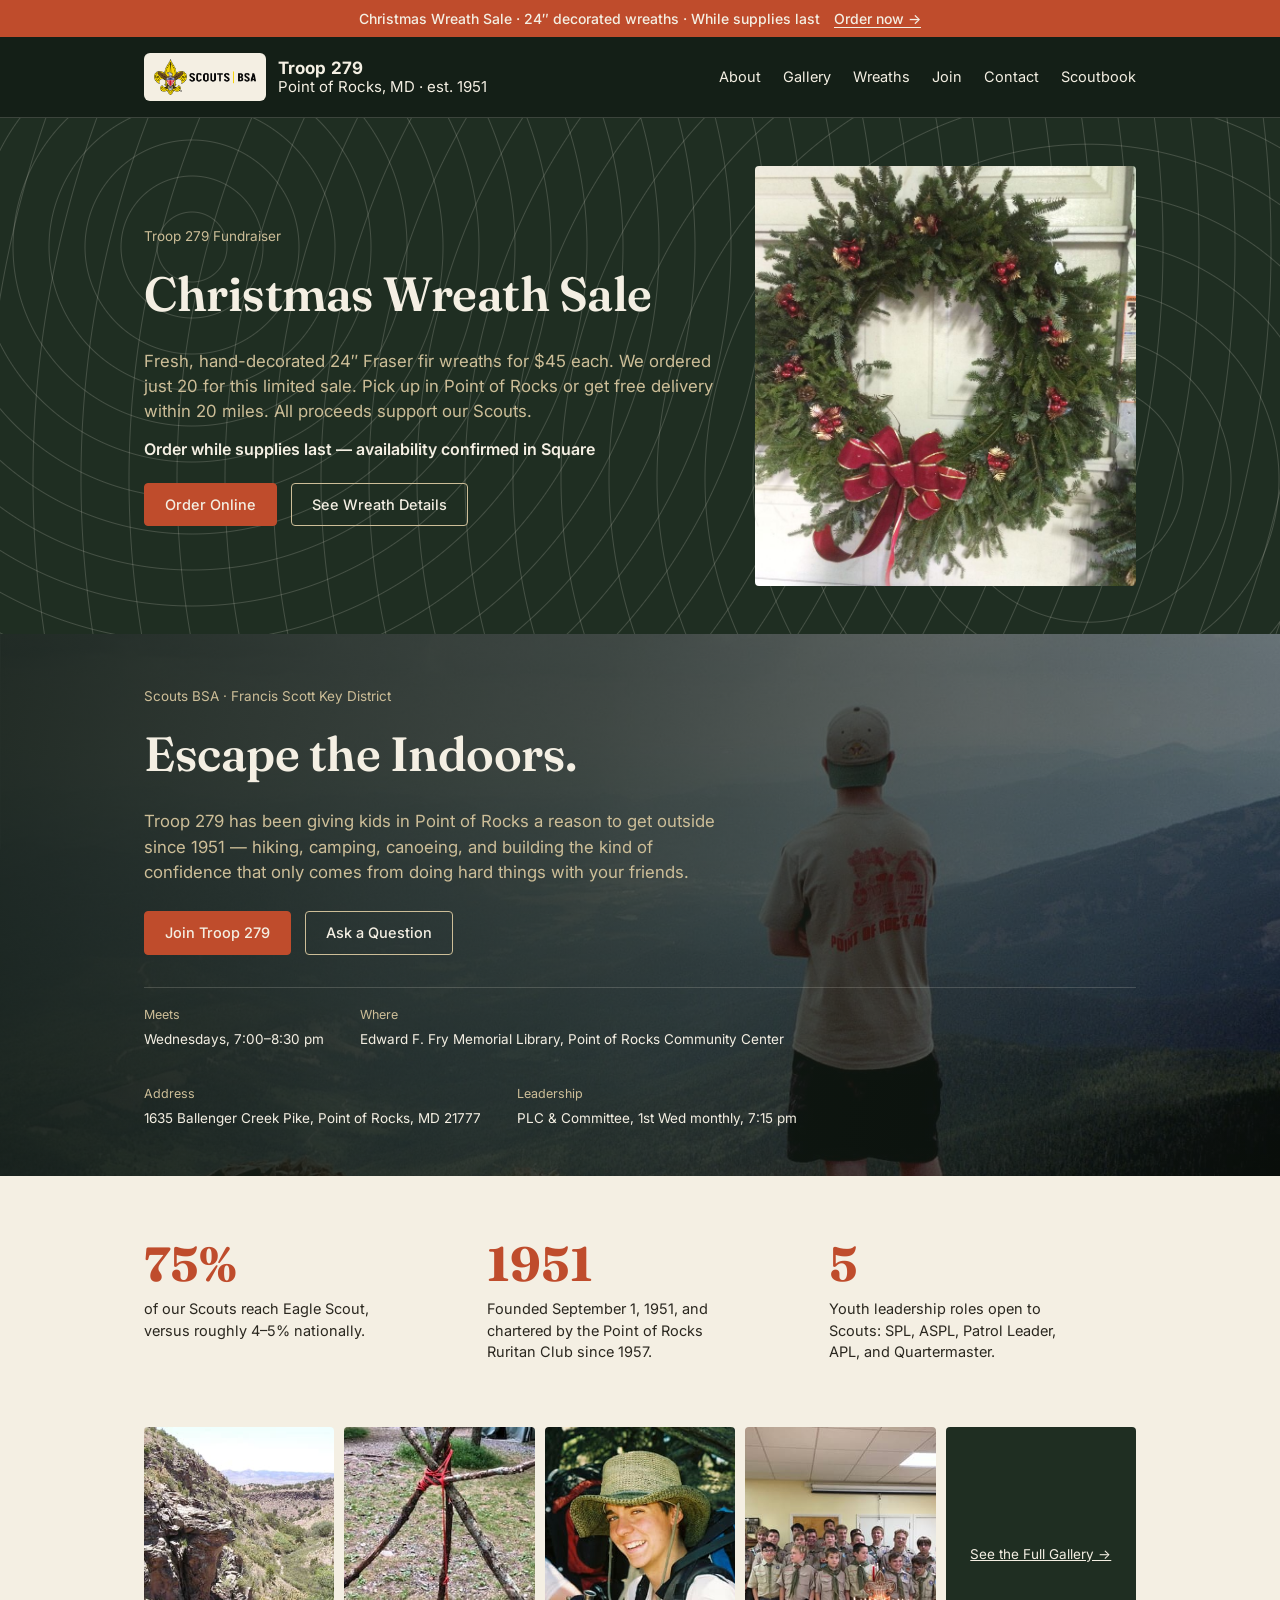
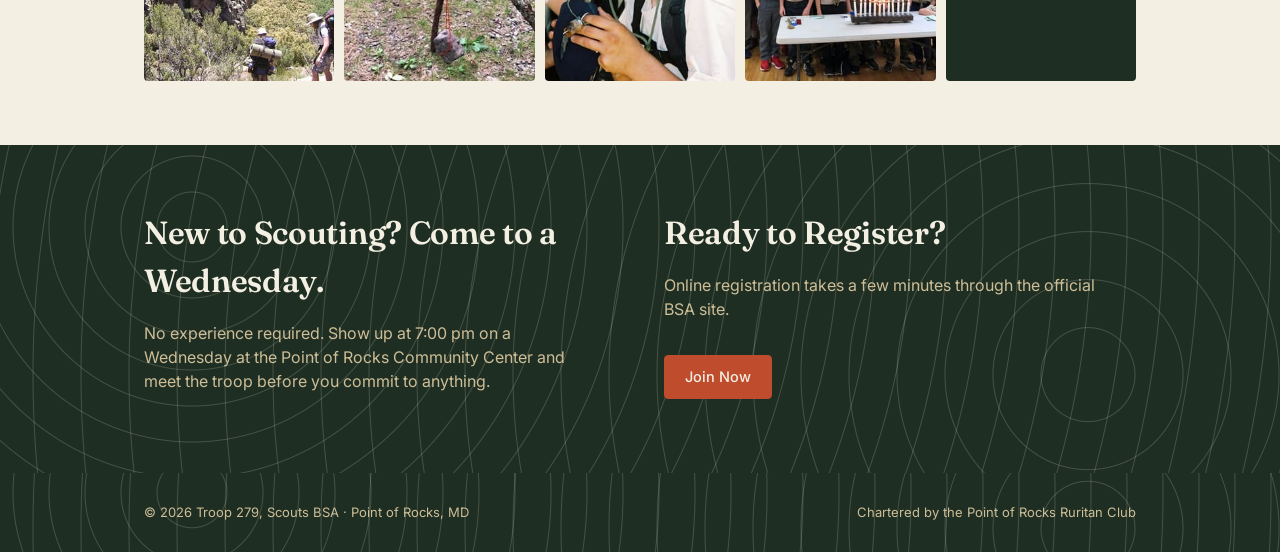
<file: index.html>
<!DOCTYPE html>
<html lang="en">
<head>
<meta charset="UTF-8">
<meta name="viewport" content="width=device-width, initial-scale=1">
<title>Troop 279 | Scouts BSA | Point of Rocks, MD</title>
<meta name="description" content="Troop 279 is a Scouts BSA troop in Point of Rocks, MD, meeting Wednesdays at 7:00 pm. Hiking, camping, canoeing, and leadership since 1951.">
<meta property="og:type" content="website">
<meta property="og:title" content="Troop 279 | Scouts BSA | Point of Rocks, MD">
<meta property="og:description" content="Troop 279 is a Scouts BSA troop in Point of Rocks, MD, meeting Wednesdays at 7:00 pm. Hiking, camping, canoeing, and leadership since 1951.">
<meta name="theme-color" content="#141f17">
<link rel="icon" type="image/png" href="images/favicon-64.png">
<link rel="apple-touch-icon" href="images/apple-touch-icon.png">
<link rel="preconnect" href="https://fonts.googleapis.com">
<link rel="preconnect" href="https://fonts.gstatic.com" crossorigin>
<link href="https://fonts.googleapis.com/css2?family=Fraunces:opsz,wght@9..144,400;9..144,600;9..144,700&family=Inter:wght@400;500;600&display=swap" rel="stylesheet">
<link rel="stylesheet" href="style.css">
</head>
<body>

<a class="sale-banner" href="wreaths/" data-sale-only>Christmas Wreath Sale &middot; 24&Prime; decorated wreaths &middot; While supplies last <span>Order now &rarr;</span></a>

<header class="topo">
  <div class="wrap nav">
    <a class="brand" href="./">
      <span class="brand-logo"><img src="images/scouts-bsa-header.png" width="339" height="120" alt="Scouts BSA"></span>
      <div class="brand-text">
        <strong>Troop 279</strong>
        <span class="brand-sub">Point of Rocks, MD &middot; est. 1951</span>
      </div>
    </a>
    <button class="nav-toggle" id="nav-toggle" aria-label="Toggle navigation" aria-expanded="false" aria-controls="nav-links">&#9776;</button>
    <nav class="links" id="nav-links">
      <a href="about/">About</a>
      <a href="gallery/">Gallery</a>
      <a href="wreaths/">Wreaths</a>
      <a href="join/">Join</a>
      <a href="contact/">Contact</a>
      <a href="https://scoutbook.scouting.org/" target="_blank" rel="noopener">Scoutbook</a>
    </nav>
  </div>
</header>

<section class="wreath-hero topo" data-sale-only>
  <div class="wrap cols">
    <div>
      <div class="kicker">Troop 279 Fundraiser</div>
      <h2>Christmas Wreath Sale</h2>
      <p class="lede">Fresh, hand-decorated 24&Prime; Fraser fir wreaths for $45 each. We ordered just 20 for this limited sale. Pick up in Point of Rocks or get free delivery within 20 miles. All proceeds support our Scouts.</p>
      <p class="deadline">Order while supplies last &mdash; availability confirmed in Square</p>
      <div class="cta-row">
        <a class="btn" href="https://bsa-troop-279.square.site/" target="_blank" rel="noopener">Order Online</a>
        <a class="btn ghost" href="wreaths/">See Wreath Details</a>
      </div>
    </div>
    <img src="photos/wreaths/decorated-4.jpg" width="800" height="1067" alt="Decorated Fraser fir wreath with a red bow from a past year&rsquo;s sale">
  </div>
</section>

<section class="hero">
  <div class="wrap">
    <div class="kicker">Scouts BSA &middot; Francis Scott Key District</div>
    <h1>Escape the Indoors.</h1>
    <p class="lede">Troop 279 has been giving kids in Point of Rocks a reason to get outside since 1951 &mdash; hiking, camping, canoeing, and building the kind of confidence that only comes from doing hard things with your friends.</p>
    <div class="cta-row">
      <a class="btn" href="https://my.scouting.org/online-registration/701a2e19-13d5-4c25-88bf-4cfc87e977d7/applicant-type" target="_blank" rel="noopener">Join Troop 279</a>
      <a class="btn ghost" href="contact/">Ask a Question</a>
    </div>
    <div class="meet-info">
      <div><span>Meets</span>Wednesdays, 7:00&ndash;8:30&nbsp;pm</div>
      <div><span>Where</span>Edward F. Fry Memorial Library, Point of Rocks Community Center</div>
      <div><span>Address</span>1635 Ballenger Creek Pike, Point of Rocks, MD 21777</div>
      <div><span>Leadership</span>PLC &amp; Committee, 1st&nbsp;Wed&nbsp;monthly, 7:15&nbsp;pm</div>
    </div>
  </div>
</section>

<section class="stats">
  <div class="wrap grid">
    <div class="stat">
      <div class="num">75%</div>
      <div class="label">of our Scouts reach Eagle Scout, versus roughly 4&ndash;5% nationally.</div>
    </div>
    <div class="stat">
      <div class="num">1951</div>
      <div class="label">Founded September 1, 1951, and chartered by the Point of Rocks Ruritan Club since 1957.</div>
    </div>
    <div class="stat">
      <div class="num">5</div>
      <div class="label">Youth leadership roles open to Scouts: SPL, ASPL, Patrol Leader, APL, and Quartermaster.</div>
    </div>
  </div>
</section>

<section class="photo-strip">
  <div class="wrap row">
    <a href="gallery/"><img src="photos/gallery-03-thumb.jpg" width="500" height="375" alt="Troop 279 Scouts BSA outing photo" loading="lazy"></a>
    <a href="gallery/"><img src="photos/gallery-08-thumb.jpg" width="500" height="375" alt="Troop 279 Scouts BSA outing photo" loading="lazy"></a>
    <a href="gallery/"><img src="photos/gallery-14-thumb.jpg" width="500" height="375" alt="Troop 279 Scouts BSA outing photo" loading="lazy"></a>
    <a href="gallery/"><img src="photos/gallery-21-thumb.jpg" width="500" height="375" alt="Troop 279 Scouts BSA outing photo" loading="lazy"></a>
    <a href="gallery/" class="more">See the Full Gallery &rarr;</a>
  </div>
</section>

<section class="strip topo" id="join">
  <div class="wrap cols">
    <div>
      <h2>New to Scouting? Come to a Wednesday.</h2>
      <p>No experience required. Show up at 7:00&nbsp;pm on a Wednesday at the Point of Rocks Community Center and meet the troop before you commit to anything.</p>
    </div>
    <div>
      <h2>Ready to Register?</h2>
      <p>Online registration takes a few minutes through the official BSA site.</p>
      <a class="btn" href="https://my.scouting.org/online-registration/701a2e19-13d5-4c25-88bf-4cfc87e977d7/applicant-type" target="_blank" rel="noopener">Join Now</a>
    </div>
  </div>
</section>

<footer class="topo">
  <div class="wrap">
    <span>&copy; 2026 Troop 279, Scouts BSA &middot; Point of Rocks, MD</span>
    <span>Chartered by the Point of Rocks Ruritan Club</span>
  </div>
</footer>

<script src="site.js"></script>
<script>
  // Old one-page links like /#wreaths now live on their own pages
  var oldSections = {about: 'about/', programs: 'about/#programs', gallery: 'gallery/', wreaths: 'wreaths/', join: 'join/', contact: 'contact/'};
  var oldTarget = oldSections[location.hash.slice(1)];
  if (oldTarget) location.replace(oldTarget);
</script>

</body>
</html>
</file>
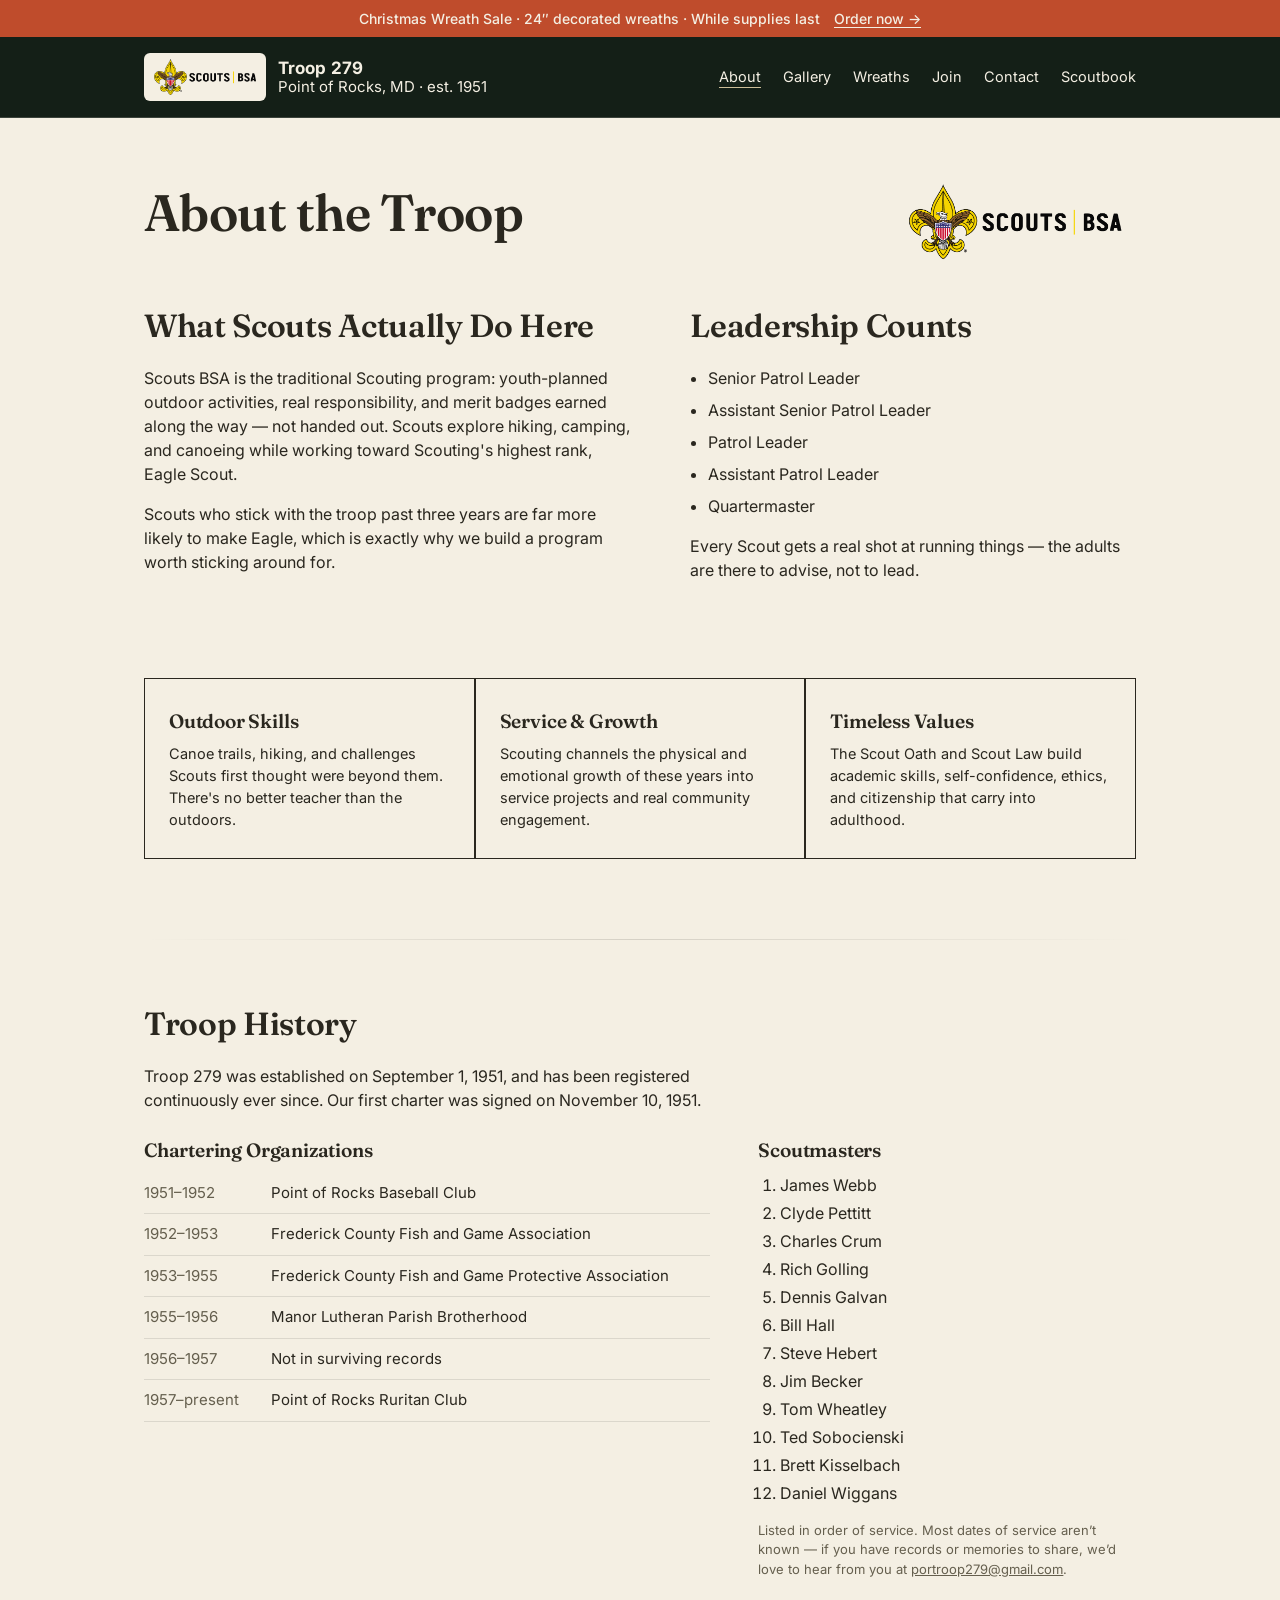
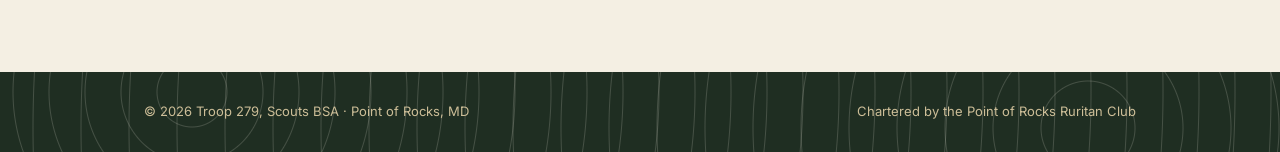
<file: about/index.html>
<!DOCTYPE html>
<html lang="en">
<head>
<meta charset="UTF-8">
<meta name="viewport" content="width=device-width, initial-scale=1">
<title>About | Troop 279 | Point of Rocks, MD</title>
<meta name="description" content="What Scouts do in Troop 279: outdoor skills, youth leadership, service, and the path to Eagle Scout.">
<meta property="og:type" content="website">
<meta property="og:title" content="About | Troop 279 | Point of Rocks, MD">
<meta property="og:description" content="What Scouts do in Troop 279: outdoor skills, youth leadership, service, and the path to Eagle Scout.">
<meta name="theme-color" content="#141f17">
<link rel="icon" type="image/png" href="../images/favicon-64.png">
<link rel="apple-touch-icon" href="../images/apple-touch-icon.png">
<link rel="preconnect" href="https://fonts.googleapis.com">
<link rel="preconnect" href="https://fonts.gstatic.com" crossorigin>
<link href="https://fonts.googleapis.com/css2?family=Fraunces:opsz,wght@9..144,400;9..144,600;9..144,700&family=Inter:wght@400;500;600&display=swap" rel="stylesheet">
<link rel="stylesheet" href="../style.css">
</head>
<body>

<a class="sale-banner" href="../wreaths/" data-sale-only>Christmas Wreath Sale &middot; 24&Prime; decorated wreaths &middot; While supplies last <span>Order now &rarr;</span></a>

<header class="topo">
  <div class="wrap nav">
    <a class="brand" href="../">
      <span class="brand-logo"><img src="../images/scouts-bsa-header.png" width="339" height="120" alt="Scouts BSA"></span>
      <div class="brand-text">
        <strong>Troop 279</strong>
        <span class="brand-sub">Point of Rocks, MD &middot; est. 1951</span>
      </div>
    </a>
    <button class="nav-toggle" id="nav-toggle" aria-label="Toggle navigation" aria-expanded="false" aria-controls="nav-links">&#9776;</button>
    <nav class="links" id="nav-links">
      <a href="../about/" aria-current="page">About</a>
      <a href="../gallery/">Gallery</a>
      <a href="../wreaths/">Wreaths</a>
      <a href="../join/">Join</a>
      <a href="../contact/">Contact</a>
      <a href="https://scoutbook.scouting.org/" target="_blank" rel="noopener">Scoutbook</a>
    </nav>
  </div>
</header>

<section class="page-head">
  <div class="wrap with-logo">
    <h1>About the Troop</h1>
    <img class="page-logo" src="../images/scouts-bsa-horizontal.png" width="900" height="375" alt="Scouts BSA">
  </div>
</section>

<section class="about" id="about">
  <div class="wrap">
    <div class="cols">
      <div>
        <h2>What Scouts Actually Do Here</h2>
        <p>Scouts BSA is the traditional Scouting program: youth-planned outdoor activities, real responsibility, and merit badges earned along the way &mdash; not handed out. Scouts explore hiking, camping, and canoeing while working toward Scouting's highest rank, Eagle Scout.</p>
        <p>Scouts who stick with the troop past three years are far more likely to make Eagle, which is exactly why we build a program worth sticking around for.</p>
      </div>
      <div>
        <h2>Leadership Counts</h2>
        <ul>
          <li>Senior Patrol Leader</li>
          <li>Assistant Senior Patrol Leader</li>
          <li>Patrol Leader</li>
          <li>Assistant Patrol Leader</li>
          <li>Quartermaster</li>
        </ul>
        <p>Every Scout gets a real shot at running things &mdash; the adults are there to advise, not to lead.</p>
      </div>
    </div>
  </div>
</section>

<section class="programs" id="programs">
  <div class="wrap">
    <div class="grid">
      <div class="card">
        <h3>Outdoor Skills</h3>
        <p>Canoe trails, hiking, and challenges Scouts first thought were beyond them. There's no better teacher than the outdoors.</p>
      </div>
      <div class="card">
        <h3>Service &amp; Growth</h3>
        <p>Scouting channels the physical and emotional growth of these years into service projects and real community engagement.</p>
      </div>
      <div class="card">
        <h3>Timeless Values</h3>
        <p>The Scout Oath and Scout Law build academic skills, self-confidence, ethics, and citizenship that carry into adulthood.</p>
      </div>
    </div>
  </div>
</section>

<section class="history">
  <div class="wrap">
    <div class="divider"></div>
    <h2>Troop History</h2>
    <p class="intro">Troop 279 was established on September 1, 1951, and has been registered continuously ever since. Our first charter was signed on November 10, 1951.</p>
    <div class="cols">
      <div>
        <h3>Chartering Organizations</h3>
        <table>
          <tbody>
            <tr><td>1951&ndash;1952</td><td>Point of Rocks Baseball Club</td></tr>
            <tr><td>1952&ndash;1953</td><td>Frederick County Fish and Game Association</td></tr>
            <tr><td>1953&ndash;1955</td><td>Frederick County Fish and Game Protective Association</td></tr>
            <tr><td>1955&ndash;1956</td><td>Manor Lutheran Parish Brotherhood</td></tr>
            <tr><td>1956&ndash;1957</td><td>Not in surviving records</td></tr>
            <tr><td>1957&ndash;present</td><td>Point of Rocks Ruritan Club</td></tr>
          </tbody>
        </table>
      </div>
      <div>
        <h3>Scoutmasters</h3>
        <ol>
          <li>James Webb</li>
          <li>Clyde Pettitt</li>
          <li>Charles Crum</li>
          <li>Rich Golling</li>
          <li>Dennis Galvan</li>
          <li>Bill Hall</li>
          <li>Steve Hebert</li>
          <li>Jim Becker</li>
          <li>Tom Wheatley</li>
          <li>Ted Sobocienski</li>
          <li>Brett Kisselbach</li>
          <li>Daniel Wiggans</li>
        </ol>
        <p class="fine">Listed in order of service. Most dates of service aren&rsquo;t known &mdash; if you have records or memories to share, we&rsquo;d love to hear from you at <a href="mailto:portroop279@gmail.com">portroop279@gmail.com</a>.</p>
      </div>
    </div>
  </div>
</section>

<footer class="topo">
  <div class="wrap">
    <span>&copy; 2026 Troop 279, Scouts BSA &middot; Point of Rocks, MD</span>
    <span>Chartered by the Point of Rocks Ruritan Club</span>
  </div>
</footer>

<script src="../site.js"></script>

</body>
</html>
</file>
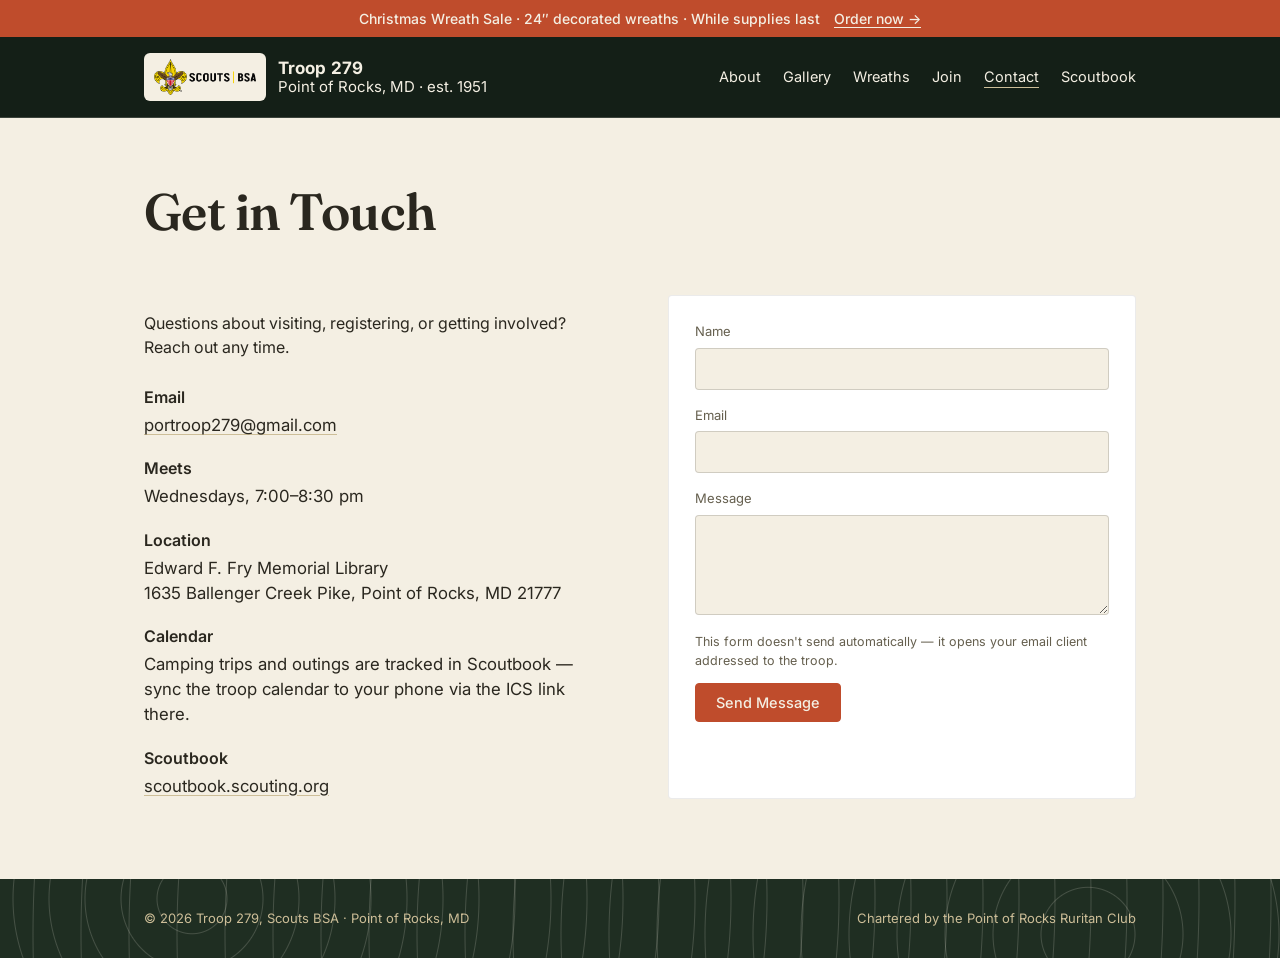
<file: contact/index.html>
<!DOCTYPE html>
<html lang="en">
<head>
<meta charset="UTF-8">
<meta name="viewport" content="width=device-width, initial-scale=1">
<title>Contact | Troop 279 | Point of Rocks, MD</title>
<meta name="description" content="Contact Troop 279 in Point of Rocks, MD: email, meeting times, and location.">
<meta property="og:type" content="website">
<meta property="og:title" content="Contact | Troop 279 | Point of Rocks, MD">
<meta property="og:description" content="Contact Troop 279 in Point of Rocks, MD: email, meeting times, and location.">
<meta name="theme-color" content="#141f17">
<link rel="icon" type="image/png" href="../images/favicon-64.png">
<link rel="apple-touch-icon" href="../images/apple-touch-icon.png">
<link rel="preconnect" href="https://fonts.googleapis.com">
<link rel="preconnect" href="https://fonts.gstatic.com" crossorigin>
<link href="https://fonts.googleapis.com/css2?family=Fraunces:opsz,wght@9..144,400;9..144,600;9..144,700&family=Inter:wght@400;500;600&display=swap" rel="stylesheet">
<link rel="stylesheet" href="../style.css">
</head>
<body>

<a class="sale-banner" href="../wreaths/" data-sale-only>Christmas Wreath Sale &middot; 24&Prime; decorated wreaths &middot; While supplies last <span>Order now &rarr;</span></a>

<header class="topo">
  <div class="wrap nav">
    <a class="brand" href="../">
      <span class="brand-logo"><img src="../images/scouts-bsa-header.png" width="339" height="120" alt="Scouts BSA"></span>
      <div class="brand-text">
        <strong>Troop 279</strong>
        <span class="brand-sub">Point of Rocks, MD &middot; est. 1951</span>
      </div>
    </a>
    <button class="nav-toggle" id="nav-toggle" aria-label="Toggle navigation" aria-expanded="false" aria-controls="nav-links">&#9776;</button>
    <nav class="links" id="nav-links">
      <a href="../about/">About</a>
      <a href="../gallery/">Gallery</a>
      <a href="../wreaths/">Wreaths</a>
      <a href="../join/">Join</a>
      <a href="../contact/" aria-current="page">Contact</a>
      <a href="https://scoutbook.scouting.org/" target="_blank" rel="noopener">Scoutbook</a>
    </nav>
  </div>
</header>

<section class="page-head">
  <div class="wrap">
    <h1>Get in Touch</h1>
  </div>
</section>

<section class="contact">
  <div class="wrap cols">
    <div>
      <p>Questions about visiting, registering, or getting involved? Reach out any time.</p>
      <dl>
        <dt>Email</dt>
        <dd><a href="mailto:portroop279@gmail.com">portroop279@gmail.com</a></dd>
        <dt>Meets</dt>
        <dd>Wednesdays, 7:00&ndash;8:30&nbsp;pm</dd>
        <dt>Location</dt>
        <dd>Edward F. Fry Memorial Library<br>1635 Ballenger Creek Pike, Point of Rocks, MD 21777</dd>
        <dt>Calendar</dt>
        <dd>Camping trips and outings are tracked in Scoutbook &mdash; sync the troop calendar to your phone via the ICS link there.</dd>
        <dt>Scoutbook</dt>
        <dd><a href="https://scoutbook.scouting.org/" target="_blank" rel="noopener">scoutbook.scouting.org</a></dd>
      </dl>
    </div>
    <form class="note-form" onsubmit="handleSubmit(event)">
      <label for="name">Name</label>
      <input id="name" type="text" required>
      <label for="email">Email</label>
      <input id="email" type="email" required>
      <label for="message">Message</label>
      <textarea id="message" required></textarea>
      <p class="fine" id="form-note">This form doesn't send automatically &mdash; it opens your email client addressed to the troop.</p>
      <button class="btn" type="submit">Send Message</button>
    </form>
  </div>
</section>

<footer class="topo">
  <div class="wrap">
    <span>&copy; 2026 Troop 279, Scouts BSA &middot; Point of Rocks, MD</span>
    <span>Chartered by the Point of Rocks Ruritan Club</span>
  </div>
</footer>

<script src="../site.js"></script>
<script>
  function handleSubmit(e){
    e.preventDefault();
    var name = document.getElementById('name').value;
    var email = document.getElementById('email').value;
    var message = document.getElementById('message').value;
    var subject = encodeURIComponent('Message from ' + name + ' via troop website');
    var body = encodeURIComponent(message + '\n\n— ' + name + ' (' + email + ')');
    window.location.href = 'mailto:portroop279@gmail.com?subject=' + subject + '&body=' + body;
  }
</script>

</body>
</html>
</file>
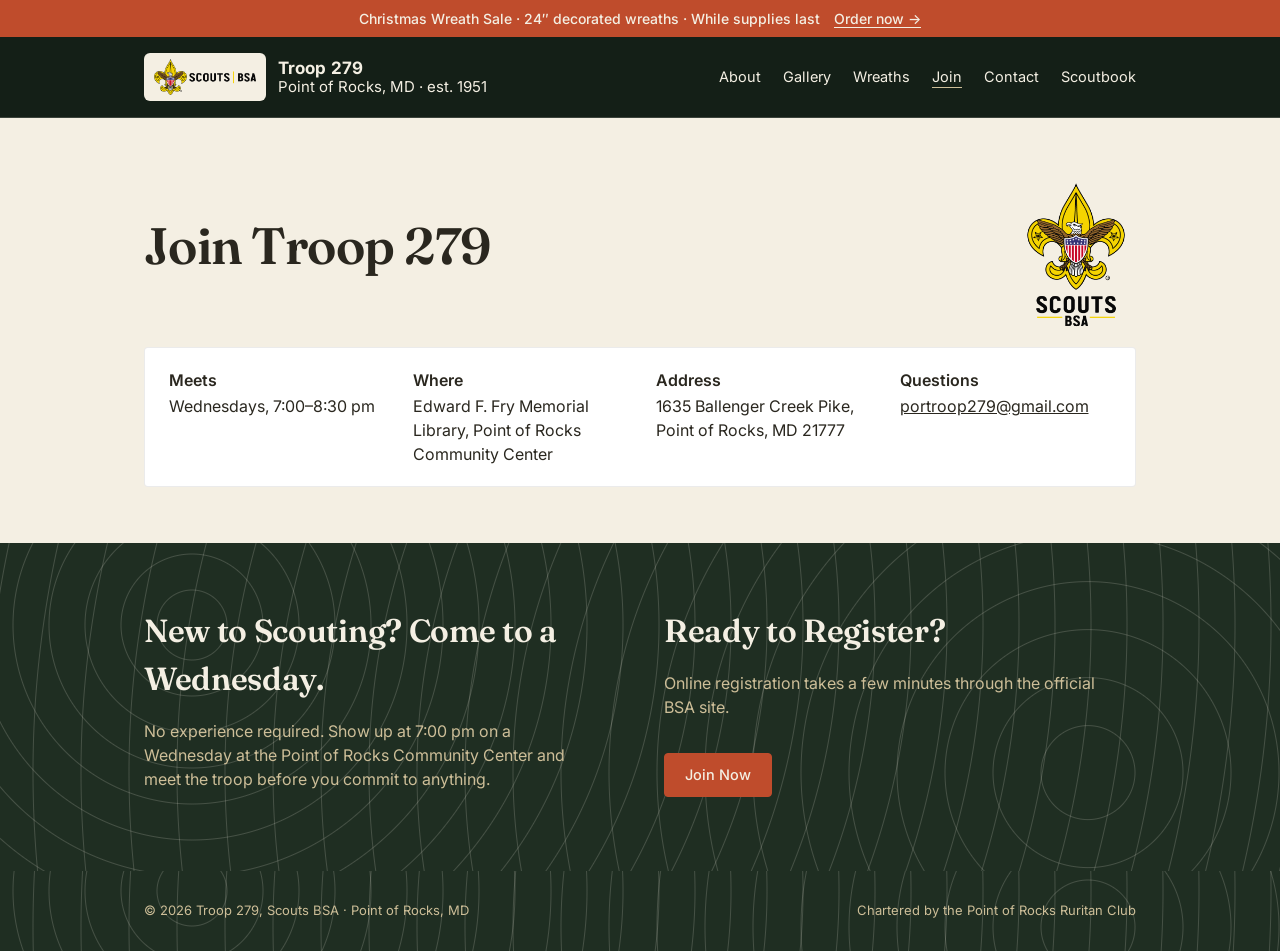
<file: join/index.html>
<!DOCTYPE html>
<html lang="en">
<head>
<meta charset="UTF-8">
<meta name="viewport" content="width=device-width, initial-scale=1">
<title>Join | Troop 279 | Point of Rocks, MD</title>
<meta name="description" content="Join Troop 279 in Point of Rocks, MD. Visit a Wednesday meeting or register online.">
<meta property="og:type" content="website">
<meta property="og:title" content="Join | Troop 279 | Point of Rocks, MD">
<meta property="og:description" content="Join Troop 279 in Point of Rocks, MD. Visit a Wednesday meeting or register online.">
<meta name="theme-color" content="#141f17">
<link rel="icon" type="image/png" href="../images/favicon-64.png">
<link rel="apple-touch-icon" href="../images/apple-touch-icon.png">
<link rel="preconnect" href="https://fonts.googleapis.com">
<link rel="preconnect" href="https://fonts.gstatic.com" crossorigin>
<link href="https://fonts.googleapis.com/css2?family=Fraunces:opsz,wght@9..144,400;9..144,600;9..144,700&family=Inter:wght@400;500;600&display=swap" rel="stylesheet">
<link rel="stylesheet" href="../style.css">
</head>
<body>

<a class="sale-banner" href="../wreaths/" data-sale-only>Christmas Wreath Sale &middot; 24&Prime; decorated wreaths &middot; While supplies last <span>Order now &rarr;</span></a>

<header class="topo">
  <div class="wrap nav">
    <a class="brand" href="../">
      <span class="brand-logo"><img src="../images/scouts-bsa-header.png" width="339" height="120" alt="Scouts BSA"></span>
      <div class="brand-text">
        <strong>Troop 279</strong>
        <span class="brand-sub">Point of Rocks, MD &middot; est. 1951</span>
      </div>
    </a>
    <button class="nav-toggle" id="nav-toggle" aria-label="Toggle navigation" aria-expanded="false" aria-controls="nav-links">&#9776;</button>
    <nav class="links" id="nav-links">
      <a href="../about/">About</a>
      <a href="../gallery/">Gallery</a>
      <a href="../wreaths/">Wreaths</a>
      <a href="../join/" aria-current="page">Join</a>
      <a href="../contact/">Contact</a>
      <a href="https://scoutbook.scouting.org/" target="_blank" rel="noopener">Scoutbook</a>
    </nav>
  </div>
</header>

<section class="page-head">
  <div class="wrap with-logo">
    <h1>Join Troop 279</h1>
    <img class="page-logo stacked" src="../images/scouts-bsa-stacked.png" width="450" height="620" alt="Scouts BSA">
  </div>
</section>

<section class="meeting">
  <div class="wrap">
    <dl class="details row">
      <div><dt>Meets</dt><dd>Wednesdays, 7:00&ndash;8:30&nbsp;pm</dd></div>
      <div><dt>Where</dt><dd>Edward F. Fry Memorial Library, Point of Rocks Community Center</dd></div>
      <div><dt>Address</dt><dd>1635 Ballenger Creek Pike, Point of Rocks, MD 21777</dd></div>
      <div><dt>Questions</dt><dd><a href="mailto:portroop279@gmail.com">portroop279@gmail.com</a></dd></div>
    </dl>
  </div>
</section>

<section class="strip topo">
  <div class="wrap cols">
    <div>
      <h2>New to Scouting? Come to a Wednesday.</h2>
      <p>No experience required. Show up at 7:00&nbsp;pm on a Wednesday at the Point of Rocks Community Center and meet the troop before you commit to anything.</p>
    </div>
    <div>
      <h2>Ready to Register?</h2>
      <p>Online registration takes a few minutes through the official BSA site.</p>
      <a class="btn" href="https://my.scouting.org/online-registration/701a2e19-13d5-4c25-88bf-4cfc87e977d7/applicant-type" target="_blank" rel="noopener">Join Now</a>
    </div>
  </div>
</section>

<footer class="topo">
  <div class="wrap">
    <span>&copy; 2026 Troop 279, Scouts BSA &middot; Point of Rocks, MD</span>
    <span>Chartered by the Point of Rocks Ruritan Club</span>
  </div>
</footer>

<script src="../site.js"></script>

</body>
</html>
</file>
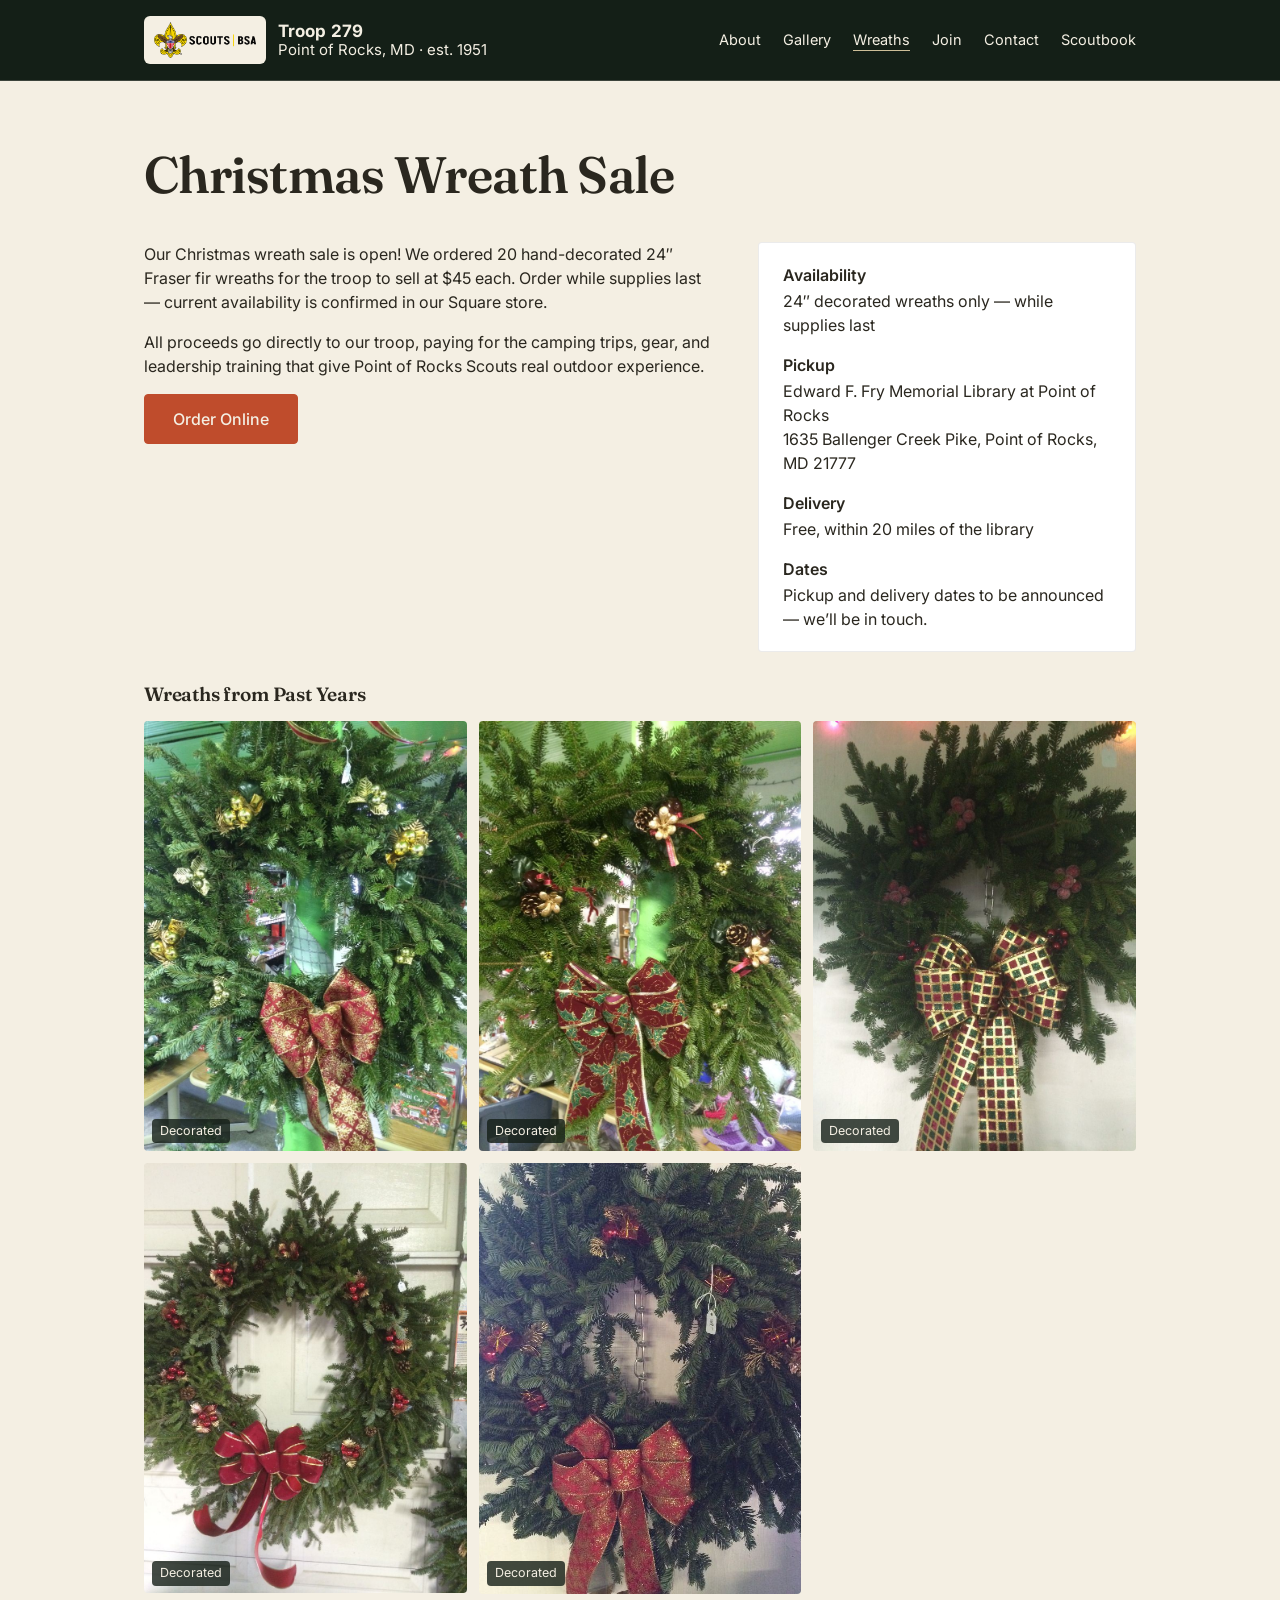
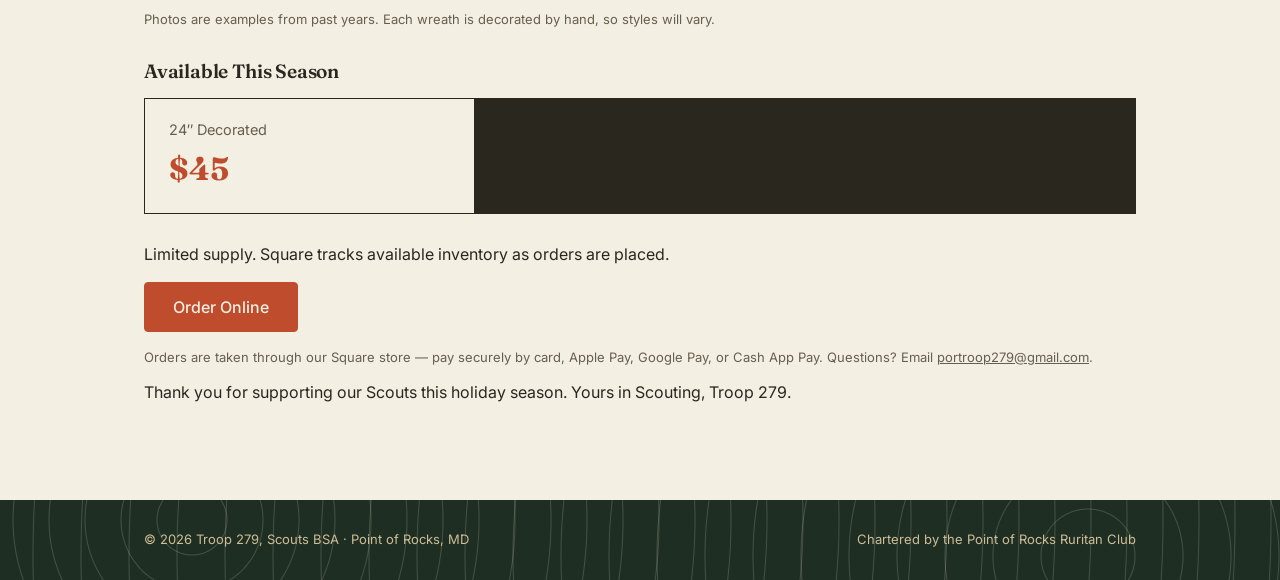
<file: wreaths/index.html>
<!DOCTYPE html>
<html lang="en">
<head>
<meta charset="UTF-8">
<meta name="viewport" content="width=device-width, initial-scale=1">
<title>Christmas Wreath Sale | Troop 279 | Point of Rocks, MD</title>
<meta name="description" content="Order a 24-inch decorated Fraser fir wreath for $45 from Troop 279, while supplies last. Pickup in Point of Rocks or free delivery within 20 miles.">
<meta property="og:type" content="website">
<meta property="og:title" content="Christmas Wreath Sale | Troop 279 | Point of Rocks, MD">
<meta property="og:description" content="Order a 24-inch decorated Fraser fir wreath for $45 from Troop 279, while supplies last. Pickup in Point of Rocks or free delivery within 20 miles.">
<meta name="theme-color" content="#141f17">
<link rel="icon" type="image/png" href="../images/favicon-64.png">
<link rel="apple-touch-icon" href="../images/apple-touch-icon.png">
<link rel="preconnect" href="https://fonts.googleapis.com">
<link rel="preconnect" href="https://fonts.gstatic.com" crossorigin>
<link href="https://fonts.googleapis.com/css2?family=Fraunces:opsz,wght@9..144,400;9..144,600;9..144,700&family=Inter:wght@400;500;600&display=swap" rel="stylesheet">
<link rel="stylesheet" href="../style.css">
</head>
<body>

<header class="topo">
  <div class="wrap nav">
    <a class="brand" href="../">
      <span class="brand-logo"><img src="../images/scouts-bsa-header.png" width="339" height="120" alt="Scouts BSA"></span>
      <div class="brand-text">
        <strong>Troop 279</strong>
        <span class="brand-sub">Point of Rocks, MD &middot; est. 1951</span>
      </div>
    </a>
    <button class="nav-toggle" id="nav-toggle" aria-label="Toggle navigation" aria-expanded="false" aria-controls="nav-links">&#9776;</button>
    <nav class="links" id="nav-links">
      <a href="../about/">About</a>
      <a href="../gallery/">Gallery</a>
      <a href="../wreaths/" aria-current="page">Wreaths</a>
      <a href="../join/">Join</a>
      <a href="../contact/">Contact</a>
      <a href="https://scoutbook.scouting.org/" target="_blank" rel="noopener">Scoutbook</a>
    </nav>
  </div>
</header>

<section class="page-head">
  <div class="wrap">
    <h1>Christmas Wreath Sale</h1>
  </div>
</section>

<section class="wreaths">
  <div class="wrap">
    <div class="wreath-top">
      <div>
        <p class="intro">Our Christmas wreath sale is open! We ordered 20 hand-decorated 24&Prime; Fraser fir wreaths for the troop to sell at $45 each. Order while supplies last &mdash; current availability is confirmed in our Square store.</p>
        <p class="intro">All proceeds go directly to our troop, paying for the camping trips, gear, and leadership training that give Point of Rocks Scouts real outdoor experience.</p>
        <a class="btn wreath-order" href="https://bsa-troop-279.square.site/" target="_blank" rel="noopener">Order Online</a>
      </div>
      <dl class="details">
        <dt>Availability</dt>
        <dd>24&Prime; decorated wreaths only &mdash; while supplies last</dd>
        <dt>Pickup</dt>
        <dd>Edward F. Fry Memorial Library at Point of Rocks<br>1635 Ballenger Creek Pike, Point of Rocks, MD 21777</dd>
        <dt>Delivery</dt>
        <dd>Free, within 20 miles of the library</dd>
        <dt>Dates</dt>
        <dd>Pickup and delivery dates to be announced &mdash; we&rsquo;ll be in touch.</dd>
      </dl>
    </div>

    <h3>Wreaths from Past Years</h3>
    <div class="wreath-photos">
      <figure>
        <img src="../photos/wreaths/decorated-1.jpg" width="800" height="1067" alt="Decorated Fraser fir wreath, example 1 from a past year" loading="lazy">
        <figcaption>Decorated</figcaption>
      </figure>
      <figure>
        <img src="../photos/wreaths/decorated-2.jpg" width="800" height="1067" alt="Decorated Fraser fir wreath, example 2 from a past year" loading="lazy">
        <figcaption>Decorated</figcaption>
      </figure>
      <figure>
        <img src="../photos/wreaths/decorated-3.jpg" width="800" height="1067" alt="Decorated Fraser fir wreath, example 3 from a past year" loading="lazy">
        <figcaption>Decorated</figcaption>
      </figure>
      <figure>
        <img src="../photos/wreaths/decorated-4.jpg" width="800" height="1067" alt="Decorated Fraser fir wreath, example 4 from a past year" loading="lazy">
        <figcaption>Decorated</figcaption>
      </figure>
      <figure>
        <img src="../photos/wreaths/decorated-5.jpg" width="800" height="800" alt="Decorated Fraser fir wreath, example 5 from a past year" loading="lazy">
        <figcaption>Decorated</figcaption>
      </figure>
    </div>
    <p class="fine">Photos are examples from past years. Each wreath is decorated by hand, so styles will vary.</p>

    <div class="wreath-prices">
      <h3>Available This Season</h3>
      <div class="price-grid">
        <div class="price-card">
          <div>
            <div class="size">24&Prime; Decorated</div>
            <div class="price">$45</div>
          </div>
        </div>
      </div>
      <p>Limited supply. Square tracks available inventory as orders are placed.</p>
    </div>

    <a class="btn wreath-order" id="wreath-order" href="https://bsa-troop-279.square.site/" target="_blank" rel="noopener">Order Online</a>
    <p class="fine">Orders are taken through our Square store &mdash; pay securely by card, Apple Pay, Google Pay, or Cash App Pay. Questions? Email <a href="mailto:portroop279@gmail.com?subject=Wreath%20order">portroop279@gmail.com</a>.</p>
    <p class="intro">Thank you for supporting our Scouts this holiday season. Yours in Scouting, Troop&nbsp;279.</p>
  </div>
</section>

<footer class="topo">
  <div class="wrap">
    <span>&copy; 2026 Troop 279, Scouts BSA &middot; Point of Rocks, MD</span>
    <span>Chartered by the Point of Rocks Ruritan Club</span>
  </div>
</footer>

<script src="../site.js"></script>


</body>
</html>
</file>
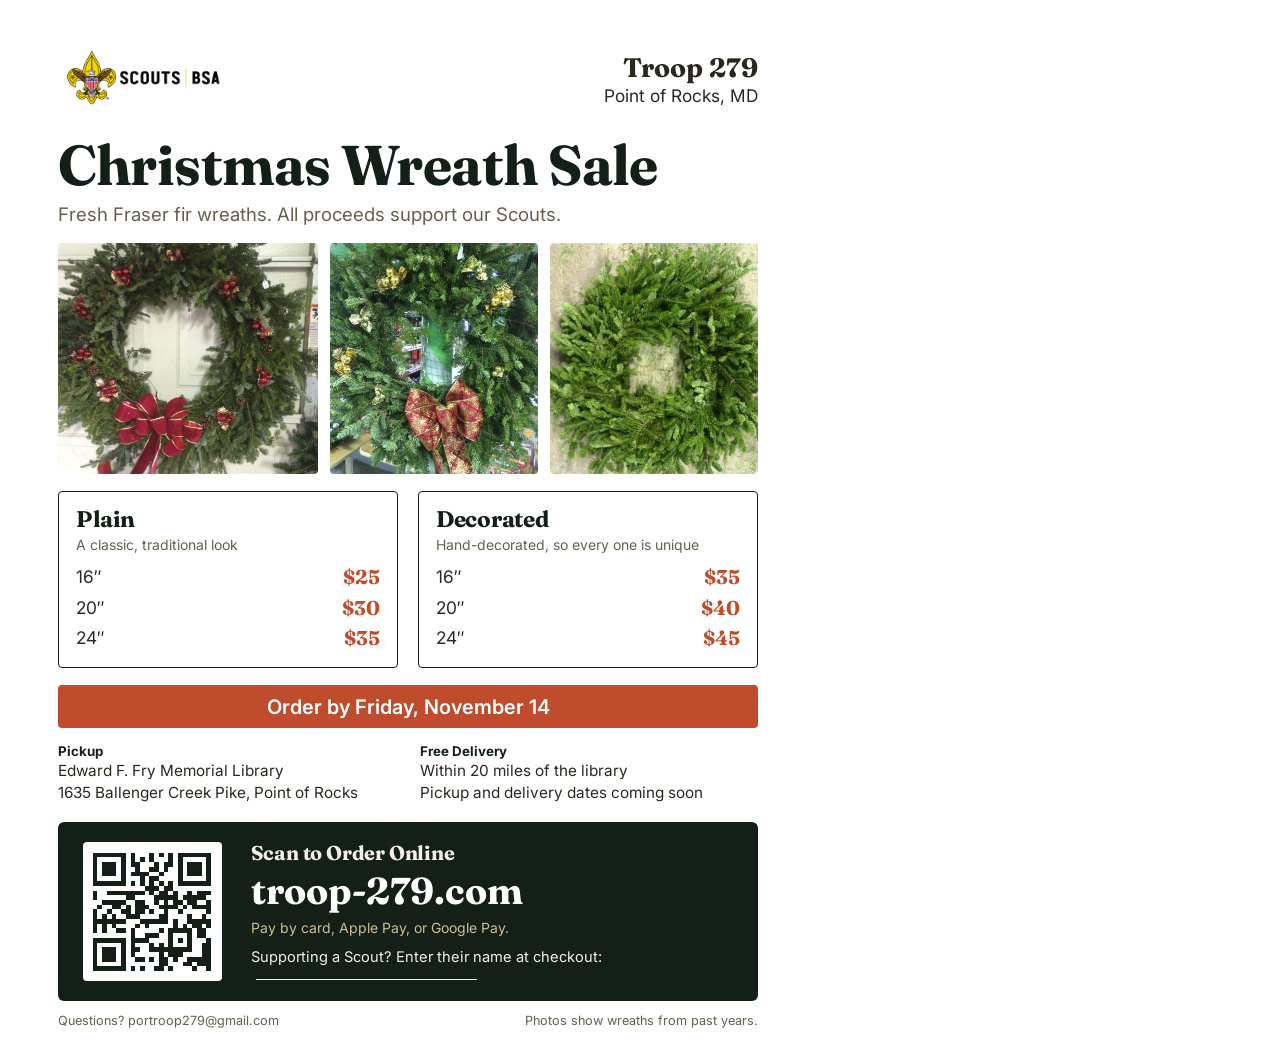
<file: _docs/flyer/wreath-flyer.html>
<!DOCTYPE html>
<html lang="en">
<head>
<meta charset="UTF-8">
<title>Troop 279 Christmas Wreath Sale Flyer</title>
<link href="https://fonts.googleapis.com/css2?family=Fraunces:opsz,wght@9..144,600;9..144,700&family=Inter:wght@400;500;600&display=swap" rel="stylesheet">
<style>
  @page{size:letter;margin:0;}
  :root{
    --pine:#1f2e22;
    --pine-deep:#141f17;
    --blaze:#bf4c2c;
    --cream:#f4efe3;
    --ink:#2a271f;
    --muted:#655f4e;
  }
  *{box-sizing:border-box;}
  html,body{margin:0;background:#fff;}
  body{
    font-family:'Inter',sans-serif;
    color:var(--ink);
    -webkit-print-color-adjust:exact;
    print-color-adjust:exact;
  }
  .page{
    width:8.5in;
    height:11in;
    padding:0.45in 0.6in 0.4in;
    display:flex;
    flex-direction:column;
  }
  h1,h2{font-family:'Fraunces',serif;margin:0;letter-spacing:-0.01em;}

  .top{display:flex;align-items:center;justify-content:space-between;}
  .top img{height:0.75in;}
  .top .troop{text-align:right;font-size:13pt;line-height:1.3;}
  .top .troop strong{display:block;font-family:'Fraunces',serif;font-size:20pt;}

  .title{margin:0.22in 0 0;}
  .title h1{font-size:42pt;line-height:1.02;color:var(--pine-deep);}
  .title p{font-size:14pt;margin:0.1in 0 0;color:var(--muted);}

  .photos{
    display:grid;
    grid-template-columns:1.25fr 1fr 1fr;
    gap:0.12in;
    grid-template-rows:2.4in;
    margin:0.18in 0;
  }
  .photos img{width:100%;height:2.4in;object-fit:cover;border-radius:4px;display:block;}

  .prices{display:grid;grid-template-columns:1fr 1fr;gap:0.2in;}
  .prices div{border:1.5px solid var(--pine-deep);border-radius:4px;padding:0.14in 0.18in;}
  .prices h2{font-size:17pt;color:var(--pine-deep);}
  .prices p{margin:0.03in 0 0.08in;font-size:10.5pt;color:var(--muted);}
  .prices table{width:100%;border-collapse:collapse;font-size:13pt;}
  .prices td{padding:0.03in 0;}
  .prices td:last-child{text-align:right;font-family:'Fraunces',serif;font-weight:700;color:var(--blaze);font-size:15pt;}

  .details{
    display:grid;
    grid-template-columns:1fr 1fr;
    gap:0.08in 0.25in;
    margin:0.18in 0 0.2in;
    font-size:11.5pt;
    line-height:1.4;
  }
  .details strong{display:block;font-size:10pt;text-transform:none;color:var(--pine-deep);}
  .deadline{
    grid-column:1 / -1;
    background:var(--blaze);
    color:#fff;
    font-weight:600;
    font-size:15pt;
    text-align:center;
    padding:0.08in;
    border-radius:4px;
    margin-bottom:0.06in;
  }

  .order{
    margin-top:auto;
    display:flex;
    align-items:center;
    gap:0.3in;
    background:var(--pine-deep);
    color:var(--cream);
    border-radius:6px;
    padding:0.18in 0.26in;
  }
  .order .qr{width:1.45in;height:1.45in;background:#fff;padding:0.06in;border-radius:4px;flex-shrink:0;}
  .order .qr svg{width:100%;height:100%;display:block;}
  .order h2{font-size:15pt;color:var(--cream);}
  .order .url{font-family:'Fraunces',serif;font-size:28pt;font-weight:700;color:#fff;margin:0.02in 0 0.06in;}
  .order p{margin:0;font-size:10.5pt;color:#cdbe98;}
  .scout{margin-top:0.12in !important;font-size:11pt !important;color:var(--cream) !important;}
  .scout span{display:inline-block;border-bottom:1.5px solid var(--cream);width:2.3in;margin-left:0.06in;}

  .foot{margin-top:0.12in;display:flex;justify-content:space-between;font-size:9.5pt;color:var(--muted);}
</style>
</head>
<body>
<div class="page">
  <div class="top">
    <img src="../../images/scouts-bsa-horizontal.png" alt="Scouts BSA">
    <div class="troop"><strong>Troop 279</strong>Point of Rocks, MD</div>
  </div>

  <div class="title">
    <h1>Christmas Wreath Sale</h1>
    <p>Fresh Fraser fir wreaths. All proceeds support our Scouts.</p>
  </div>

  <div class="photos">
    <img src="../../photos/wreaths/decorated-4.jpg" alt="">
    <img src="../../photos/wreaths/decorated-1.jpg" alt="">
    <img src="../../photos/wreaths/plain-1.jpg" alt="">
  </div>

  <div class="prices">
    <div>
      <h2>Plain</h2>
      <p>A classic, traditional look</p>
      <table>
        <tr><td>16&Prime;</td><td>$25</td></tr>
        <tr><td>20&Prime;</td><td>$30</td></tr>
        <tr><td>24&Prime;</td><td>$35</td></tr>
      </table>
    </div>
    <div>
      <h2>Decorated</h2>
      <p>Hand-decorated, so every one is unique</p>
      <table>
        <tr><td>16&Prime;</td><td>$35</td></tr>
        <tr><td>20&Prime;</td><td>$40</td></tr>
        <tr><td>24&Prime;</td><td>$45</td></tr>
      </table>
    </div>
  </div>

  <div class="details">
    <div class="deadline">Order by Friday, November 14</div>
    <div><strong>Pickup</strong>Edward F. Fry Memorial Library<br>1635 Ballenger Creek Pike, Point of Rocks</div>
    <div><strong>Free Delivery</strong>Within 20 miles of the library<br>Pickup and delivery dates coming soon</div>
  </div>

  <div class="order">
    <div class="qr"><svg xmlns="http://www.w3.org/2000/svg" viewBox="0 0 27 27" shape-rendering="crispEdges"><path fill="#ffffff" d="M0 0h27v27H0z"/><path stroke="#141f17" d="M1 1.5h7m1 0h1m3 0h1m1 0h1m1 0h1m1 0h7M1 2.5h1m5 0h1m1 0h1m1 0h1m1 0h1m3 0h1m1 0h1m5 0h1M1 3.5h1m1 0h3m1 0h1m1 0h2m3 0h1m1 0h2m1 0h1m1 0h3m1 0h1M1 4.5h1m1 0h3m1 0h1m2 0h1m2 0h2m1 0h1m2 0h1m1 0h3m1 0h1M1 5.5h1m1 0h3m1 0h1m1 0h4m2 0h1m3 0h1m1 0h3m1 0h1M1 6.5h1m5 0h1m3 0h1m1 0h2m4 0h1m5 0h1M1 7.5h7m1 0h1m1 0h1m1 0h1m1 0h1m1 0h1m1 0h7M12 8.5h3m1 0h2M1 9.5h1m2 0h8m1 0h1m1 0h2m1 0h1m2 0h1m1 0h3M1 10.5h1m6 0h2m4 0h5m1 0h5M3 11.5h5m2 0h2m2 0h1m1 0h1m1 0h2m1 0h2m2 0h1M2 12.5h1m2 0h2m1 0h1m1 0h3m2 0h4m1 0h1m1 0h4M1 13.5h1m2 0h1m2 0h2m1 0h2m1 0h1m2 0h1m2 0h1m5 0h1M1 14.5h1m1 0h1m1 0h1m2 0h3m4 0h2m4 0h1m2 0h1M1 15.5h7m3 0h6m1 0h1m2 0h5M1 16.5h1m1 0h1m1 0h1m4 0h1m1 0h1m5 0h1m1 0h1m1 0h2m1 0h1M1 17.5h1m1 0h1m2 0h2m1 0h1m5 0h1m1 0h5m1 0h2M9 18.5h1m2 0h3m2 0h1m3 0h1m1 0h2M1 19.5h7m1 0h4m4 0h1m1 0h1m1 0h1m3 0h1M1 20.5h1m5 0h1m1 0h1m3 0h1m1 0h1m1 0h1m3 0h1m2 0h2M1 21.5h1m1 0h3m1 0h1m1 0h2m2 0h9m2 0h2M1 22.5h1m1 0h3m1 0h1m1 0h1m5 0h1m1 0h3m4 0h2M1 23.5h1m1 0h3m1 0h1m2 0h2m1 0h1m1 0h2m1 0h1m2 0h5M1 24.5h1m5 0h1m7 0h2m3 0h2m1 0h3M1 25.5h7m1 0h1m1 0h1m2 0h2m1 0h1m4 0h1m2 0h1"/></svg></div>
    <div>
      <h2>Scan to Order Online</h2>
      <div class="url">troop-279.com</div>
      <p>Pay by card, Apple Pay, or Google Pay.</p>
      <p class="scout">Supporting a Scout? Enter their name at checkout:<span></span></p>
    </div>
  </div>

  <div class="foot">
    <span>Questions? portroop279@gmail.com</span>
    <span>Photos show wreaths from past years.</span>
  </div>
</div>
</body>
</html>
</file>
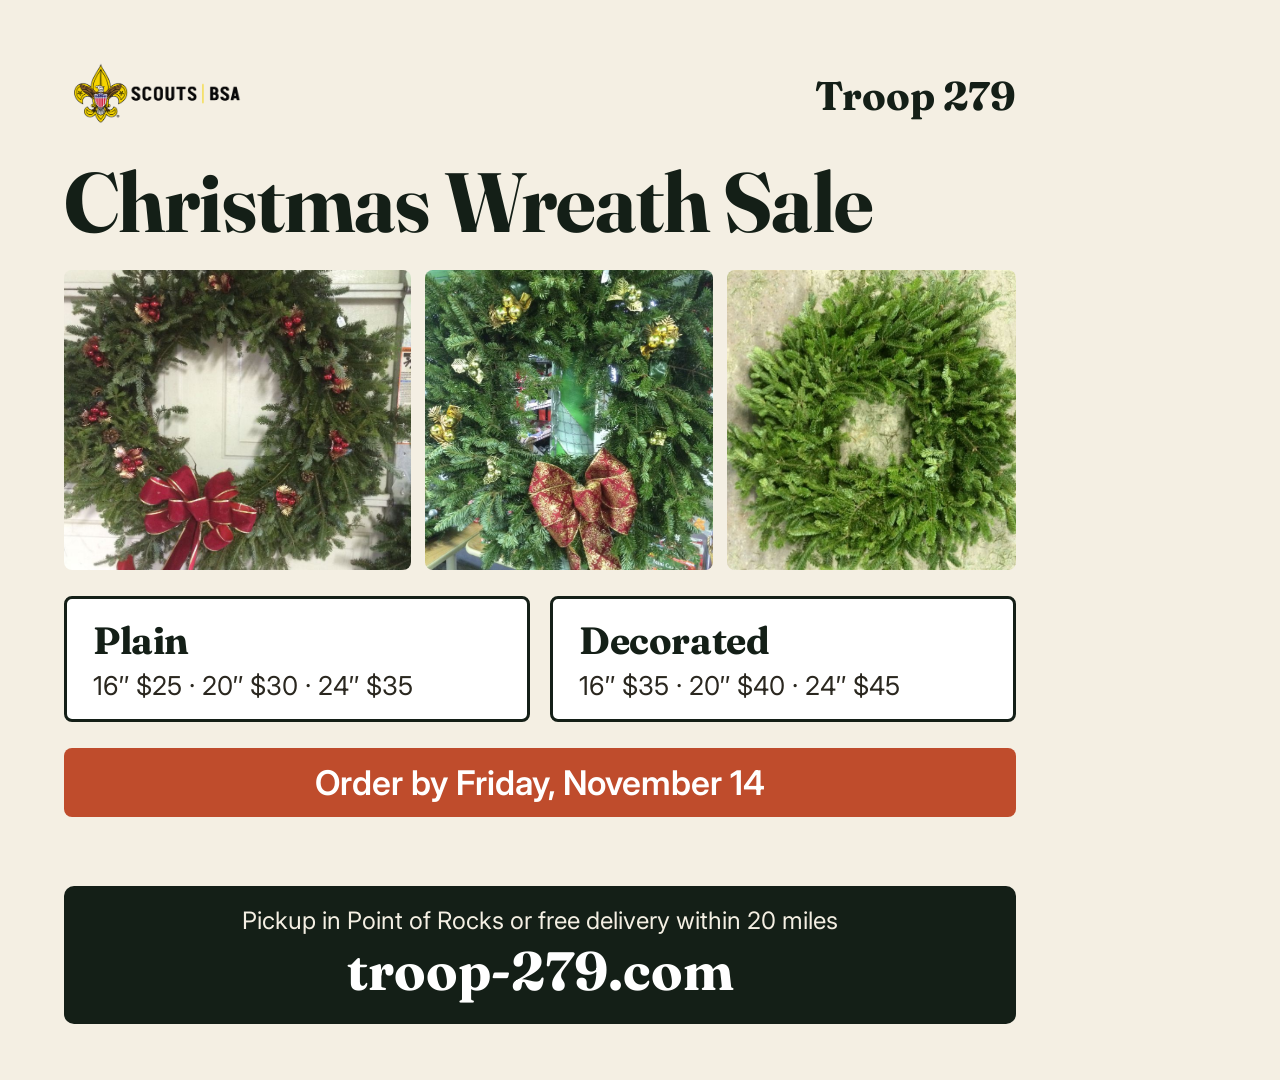
<file: _docs/social/post-square.html>
<!DOCTYPE html><html><head><meta charset="UTF-8"><link href="https://fonts.googleapis.com/css2?family=Fraunces:opsz,wght@9..144,600;9..144,700&family=Inter:wght@400;500;600&display=swap" rel="stylesheet"><style>
  :root{--pine-deep:#141f17;--blaze:#bf4c2c;--cream:#f4efe3;--ink:#2a271f;--muted:#655f4e;--khaki:#cdbe98;}
  *{box-sizing:border-box;}
  html,body{margin:0;}
  body{font-family:'Inter',sans-serif;color:var(--ink);background:var(--cream);}
  h1,h2{font-family:'Fraunces',serif;margin:0;letter-spacing:-0.01em;}
  .top{display:flex;align-items:center;justify-content:space-between;}
  .troop{font-family:'Fraunces',serif;font-weight:700;color:var(--pine-deep);}
  .photos{display:grid;gap:14px;}
  .photos img{width:100%;height:100%;object-fit:cover;border-radius:8px;display:block;}
  .prices{display:grid;grid-template-columns:1fr 1fr;gap:20px;}
  .prices div{border:3px solid var(--pine-deep);border-radius:8px;background:#fff;}
  .prices h2{color:var(--pine-deep);}
  .prices span{display:block;color:var(--blaze);font-family:'Fraunces',serif;font-weight:700;}
  .deadline{background:var(--blaze);color:#fff;font-weight:600;text-align:center;border-radius:8px;}
  .order{background:var(--pine-deep);color:var(--cream);border-radius:10px;text-align:center;}
  .order b{display:block;font-family:'Fraunces',serif;color:#fff;}

  .page{width:1080px;height:1080px;padding:56px 64px;display:flex;flex-direction:column;gap:26px;}
  .top img{height:78px;} .troop{font-size:40px;}
  h1{font-size:84px;line-height:1;color:var(--pine-deep);}
  .photos{grid-template-columns:1.2fr 1fr 1fr;grid-template-rows:300px;} .photos img{height:300px;}
  .prices div{padding:18px 26px;} .prices h2{font-size:38px;} .prices p{margin:6px 0 0;font-size:26px;} .prices span{font-size:30px;margin-top:4px;}
  .deadline{font-size:34px;padding:14px;}
  .order{padding:20px;font-size:24px;margin-top:auto;} .order b{font-size:54px;margin-top:2px;}
</style></head><body><div class="page">
  <div class="top"><img src="../../images/scouts-bsa-horizontal.png" alt=""><div class="troop">Troop 279</div></div>
  <h1>Christmas Wreath Sale</h1>
  <div class="photos"><img src="../../photos/wreaths/decorated-4.jpg"><img src="../../photos/wreaths/decorated-1.jpg"><img src="../../photos/wreaths/plain-1.jpg"></div>
  <div class="prices">
    <div><h2>Plain</h2><p>16&Prime; $25 &middot; 20&Prime; $30 &middot; 24&Prime; $35</p></div>
    <div><h2>Decorated</h2><p>16&Prime; $35 &middot; 20&Prime; $40 &middot; 24&Prime; $45</p></div>
  </div>
  <div class="deadline">Order by Friday, November 14</div>
  <div class="order">Pickup in Point of Rocks or free delivery within 20 miles<b>troop-279.com</b></div>
</div></body></html>
</file>
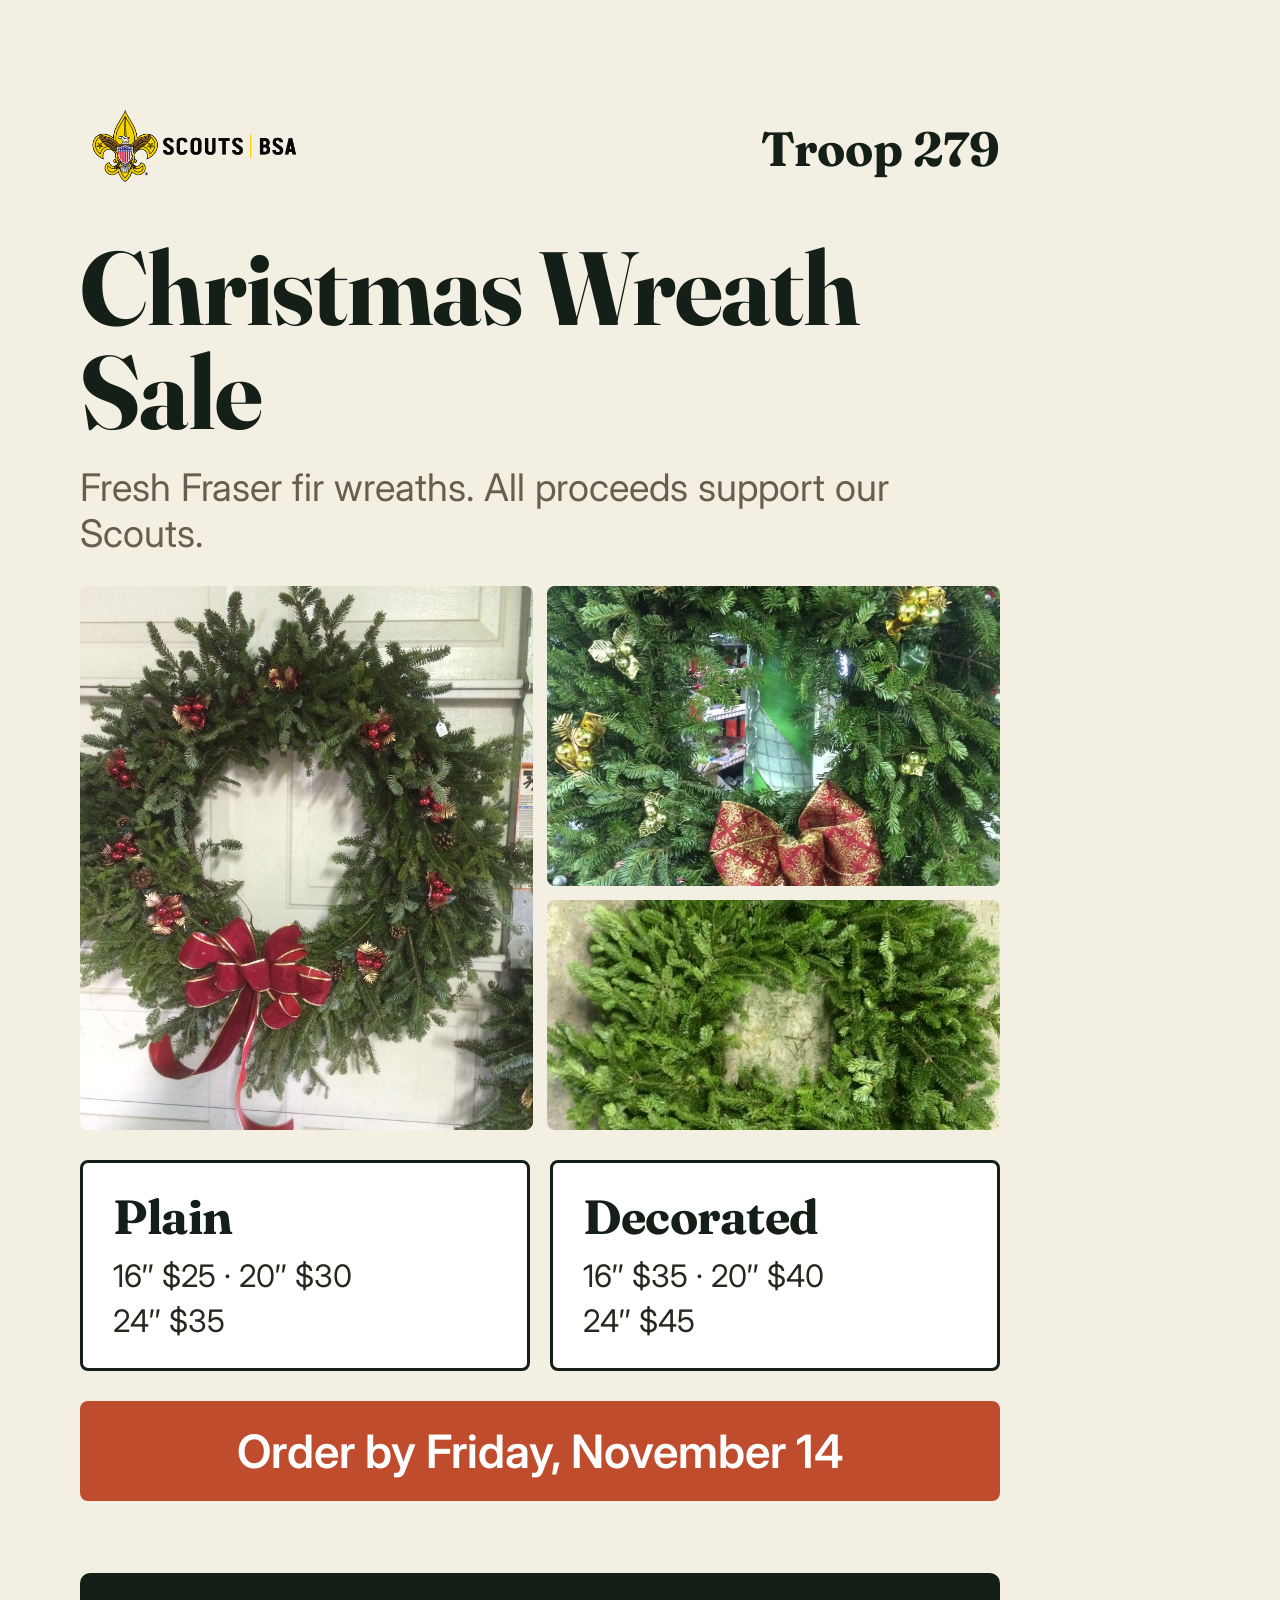
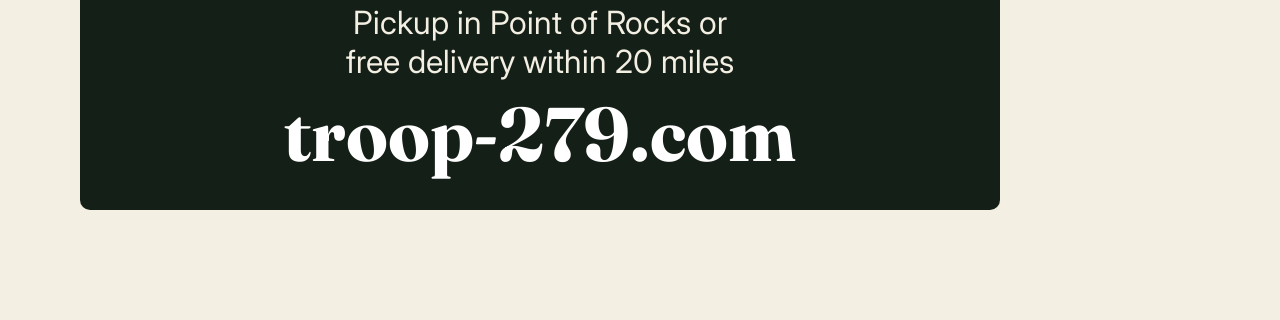
<file: _docs/social/post-story.html>
<!DOCTYPE html><html><head><meta charset="UTF-8"><link href="https://fonts.googleapis.com/css2?family=Fraunces:opsz,wght@9..144,600;9..144,700&family=Inter:wght@400;500;600&display=swap" rel="stylesheet"><style>
  :root{--pine-deep:#141f17;--blaze:#bf4c2c;--cream:#f4efe3;--ink:#2a271f;--muted:#655f4e;--khaki:#cdbe98;}
  *{box-sizing:border-box;}
  html,body{margin:0;}
  body{font-family:'Inter',sans-serif;color:var(--ink);background:var(--cream);}
  h1,h2{font-family:'Fraunces',serif;margin:0;letter-spacing:-0.01em;}
  .top{display:flex;align-items:center;justify-content:space-between;}
  .troop{font-family:'Fraunces',serif;font-weight:700;color:var(--pine-deep);}
  .photos{display:grid;gap:14px;}
  .photos img{width:100%;height:100%;object-fit:cover;border-radius:8px;display:block;}
  .prices{display:grid;grid-template-columns:1fr 1fr;gap:20px;}
  .prices div{border:3px solid var(--pine-deep);border-radius:8px;background:#fff;}
  .prices h2{color:var(--pine-deep);}
  .prices span{display:block;color:var(--blaze);font-family:'Fraunces',serif;font-weight:700;}
  .deadline{background:var(--blaze);color:#fff;font-weight:600;text-align:center;border-radius:8px;}
  .order{background:var(--pine-deep);color:var(--cream);border-radius:10px;text-align:center;}
  .order b{display:block;font-family:'Fraunces',serif;color:#fff;}

  .page{width:1080px;height:1920px;padding:100px 80px 110px;display:flex;flex-direction:column;gap:30px;}
  .top img{height:96px;} .troop{font-size:48px;}
  h1{font-size:104px;line-height:1;color:var(--pine-deep);margin-top:10px;}
  .sub{font-size:38px;color:var(--muted);margin:-10px 0 0;}
  .photos{grid-template-columns:1fr 1fr;grid-template-rows:300px 230px;} .photos img{height:100%;min-height:0;}
  .photos img:first-child{grid-row:1 / span 2;}
  .prices div{padding:24px 30px;} .prices h2{font-size:48px;} .prices p{margin:8px 0 0;font-size:31px;line-height:1.45;}
  .deadline{font-size:46px;padding:22px;}
  .order{padding:30px;font-size:32px;margin-top:auto;} .order b{font-size:76px;margin-top:6px;}
</style></head><body><div class="page">
  <div class="top"><img src="../../images/scouts-bsa-horizontal.png" alt=""><div class="troop">Troop 279</div></div>
  <h1>Christmas Wreath Sale</h1>
  <p class="sub">Fresh Fraser fir wreaths. All proceeds support our Scouts.</p>
  <div class="photos"><img src="../../photos/wreaths/decorated-4.jpg"><img src="../../photos/wreaths/decorated-1.jpg"><img src="../../photos/wreaths/plain-1.jpg"></div>
  <div class="prices">
    <div><h2>Plain</h2><p>16&Prime; $25 &middot; 20&Prime; $30<br>24&Prime; $35</p></div>
    <div><h2>Decorated</h2><p>16&Prime; $35 &middot; 20&Prime; $40<br>24&Prime; $45</p></div>
  </div>
  <div class="deadline">Order by Friday, November 14</div>
  <div class="order">Pickup in Point of Rocks or<br>free delivery within 20 miles<b>troop-279.com</b></div>
</div></body></html>
</file>
<file: style.css>
:root{
  --pine:#1f2e22;
  --pine-deep:#141f17;
  --khaki:#cdbe98;
  --blaze:#bf4c2c;
  --cream:#f4efe3;
  --ink:#2a271f;
  --line: rgba(244,239,227,0.18);
  --muted:#655f4e;
  --blaze-dark:#a8431f;
  --radius:4px;
}
*{box-sizing:border-box;}
html{scroll-behavior:smooth;-webkit-text-size-adjust:100%;text-size-adjust:100%;}
/* Anchor targets land below the sticky header */
[id]{scroll-margin-top:96px;}
:focus-visible{outline:2px solid var(--blaze);outline-offset:3px;}
.topo :focus-visible,.hero :focus-visible,.lightbox :focus-visible{outline-color:var(--khaki);}
body{
  margin:0;
  background:var(--cream);
  color:var(--ink);
  font-family:'Inter',system-ui,sans-serif;
  line-height:1.5;
}
h1,h2,h3{
  font-family:'Fraunces',serif;
  margin:0 0 .4em 0;
  font-weight:600;
  letter-spacing:-0.01em;
}
a{color:inherit;}
img{max-width:100%;display:block;}
.wrap{max-width:1040px;margin:0 auto;padding:0 24px;}

/* Topo line background used on dark sections */
.topo{
  background-color:var(--pine);
  background-image:
    repeating-radial-gradient(circle at 15% 25%, transparent 0, transparent 34px, var(--line) 35px, transparent 36px),
    repeating-radial-gradient(circle at 85% 70%, transparent 0, transparent 46px, var(--line) 47px, transparent 48px);
  color:var(--cream);
}

header.topo{
  padding:16px 0;
  position:sticky;
  top:0;
  z-index:20;
  border-bottom:1px solid var(--line);
  background-image:none;
  background-color:var(--pine-deep);
}
.nav{display:flex;align-items:center;justify-content:space-between;gap:16px;flex-wrap:wrap;}
.brand{display:flex;align-items:center;gap:12px;text-decoration:none;}
/* The color logo must sit on a light background, so it gets a cream badge */
.brand-logo{
  display:flex;align-items:center;
  background:var(--cream);
  border-radius:6px;
  padding:6px 10px;
  flex-shrink:0;
}
.brand-logo img{height:36px;width:auto;}
.brand-text{font-size:15px;line-height:1.2;}
.brand-text strong{display:block;font-size:17px;letter-spacing:.01em;}
nav.links{display:flex;gap:22px;font-size:14.5px;flex-wrap:wrap;align-items:center;}
nav.links a{text-decoration:none;border-bottom:1px solid transparent;}
nav.links a:hover,nav.links a[aria-current="page"]{border-bottom-color:var(--khaki);}
.nav-toggle{
  display:none;
  background:transparent;
  border:1px solid var(--khaki);
  color:var(--cream);
  width:38px;height:38px;
  border-radius:var(--radius);
  font-size:18px;
  line-height:1;
  cursor:pointer;
}
.btn{
  display:inline-block;
  background:var(--blaze);
  color:var(--cream);
  padding:10px 20px;
  border-radius:var(--radius);
  text-decoration:none;
  font-size:14.5px;
  font-weight:500;
  border:1px solid var(--blaze);
}
button.btn{font-family:inherit;cursor:pointer;}
.btn:hover{background:var(--blaze-dark);border-color:var(--blaze-dark);}
.btn.ghost{
  background:transparent;
  border:1px solid var(--khaki);
  color:var(--cream);
}
.btn.ghost:hover{background:rgba(205,190,152,.12);}

/* Hero */
.hero{
  padding:52px 0 48px;
  color:var(--cream);
  background:
    linear-gradient(100deg, rgba(20,31,23,.92) 0%, rgba(20,31,23,.78) 45%, rgba(20,31,23,.45) 100%),
    url('photos/gallery-16-full.jpg') center 30% / cover no-repeat;
}
.hero .kicker{
  color:var(--khaki);
  font-size:13.5px;
  margin-bottom:12px;
}
.hero h1{
  font-size:clamp(2rem,4vw,3rem);
  max-width:16ch;
  color:var(--cream);
}
.hero p.lede{
  max-width:52ch;
  font-size:1.05rem;
  color:var(--khaki);
  margin:16px 0 26px;
}
.hero .cta-row{display:flex;gap:14px;flex-wrap:wrap;}
.hero .meet-info{
  margin-top:32px;
  border-top:1px solid var(--line);
  padding-top:18px;
  display:flex;
  gap:36px;
  flex-wrap:wrap;
  font-size:13.5px;
}
.hero .meet-info div span{display:block;color:var(--khaki);font-size:12.5px;margin-bottom:4px;}

/* Wreath sale */
.sale-banner{
  display:block;
  background:var(--blaze);
  color:var(--cream);
  text-align:center;
  text-decoration:none;
  font-size:14px;
  font-weight:500;
  padding:8px 16px;
}
.sale-banner span{margin-left:10px;text-decoration:underline;text-underline-offset:3px;}
.sale-banner:hover{background:var(--blaze-dark);}
.wreath-hero{padding:48px 0;}
.wreath-hero .cols{
  display:grid;
  grid-template-columns:3fr 2fr;
  gap:40px;
  align-items:center;
}
.wreath-hero .kicker{color:var(--khaki);font-size:13.5px;margin-bottom:12px;}
.wreath-hero h2{font-size:clamp(2rem,4vw,3rem);color:var(--cream);}
.wreath-hero .lede{max-width:52ch;font-size:1.05rem;color:var(--khaki);margin:16px 0 12px;}
.wreath-hero .deadline{font-weight:600;color:var(--cream);margin:0 0 22px;}
.wreath-hero .cta-row{display:flex;gap:14px;flex-wrap:wrap;}
.wreath-hero img{
  width:100%;
  max-height:420px;
  object-fit:cover;
  border-radius:var(--radius);
}

/* Stats */
.stats{
  background:var(--cream);
  padding:64px 0;
}
.stats .grid{
  display:grid;
  grid-template-columns:repeat(auto-fit,minmax(200px,1fr));
  gap:36px;
}
.stat .num{
  font-family:'Fraunces',serif;
  font-size:3rem;
  font-weight:700;
  color:var(--blaze);
  line-height:1;
}
.stat .label{margin-top:10px;font-size:14.5px;max-width:26ch;}

/* Photo strip */
.photo-strip{padding:0 0 64px;}
.photo-strip .row{
  display:grid;
  grid-template-columns:repeat(5,1fr);
  gap:10px;
}
.photo-strip .row a{
  display:block;
  aspect-ratio:3/4;
  overflow:hidden;
  border-radius:var(--radius);
}
.photo-strip .row img{
  width:100%;height:100%;
  object-fit:cover;
  transition:transform .25s ease;
}
.photo-strip .row a:hover img{transform:scale(1.06);}
.photo-strip .row a.more{
  background:var(--pine);
  color:var(--cream);
  display:flex;
  align-items:center;
  justify-content:center;
  text-align:center;
  font-size:13.5px;
  padding:12px;
}
@media (max-width:760px){
  .photo-strip .row{grid-template-columns:repeat(3,1fr);}
  .photo-strip .row a:nth-child(3),.photo-strip .row a:nth-child(4){display:none;}
}

/* About */
.about{padding:20px 0 80px;}
.about .cols{
  display:grid;
  grid-template-columns:1.1fr 1fr;
  gap:56px;
}
.about h2{font-size:2rem;}
.about p{max-width:58ch;}
.about ul{padding-left:18px;max-width:52ch;}
.about li{margin-bottom:8px;}
.divider{
  height:1px;
  background:linear-gradient(to right, transparent, var(--ink), transparent);
  opacity:.15;
  margin:0 0 60px;
}

/* Program cards */
.programs{padding:0 0 80px;}
.programs .grid{
  display:grid;
  grid-template-columns:repeat(auto-fit,minmax(230px,1fr));
  gap:2px;
  background:var(--ink);
  border:1px solid var(--ink);
}
.programs .card{
  background:var(--cream);
  padding:28px 24px;
}
.programs .card h3{font-size:1.2rem;}
.programs .card p{font-size:14.5px;margin:0;}

/* Troop history */
.history{padding:0 0 80px;}
.history h2{font-size:2rem;}
.history .intro{max-width:60ch;}
.history .cols{display:grid;grid-template-columns:3fr 2fr;gap:48px;margin-top:24px;}
.history h3{font-size:1.2rem;}
.history table{border-collapse:collapse;width:100%;font-size:15px;}
.history td{padding:9px 0;border-bottom:1px solid rgba(0,0,0,.1);vertical-align:top;}
.history td:first-child{white-space:nowrap;padding-right:20px;color:var(--muted);}
.history ol{padding-left:22px;margin:0 0 16px;}
.history li{margin-bottom:4px;}
.history .fine{font-size:13px;color:var(--muted);}
.history .fine a{color:inherit;}

/* Gallery */
.gallery{padding:0 0 80px;}
.gallery .grid{
  display:grid;
  grid-template-columns:repeat(auto-fill,minmax(220px,1fr));
  gap:12px;
}
.gallery .grid a{
  display:block;
  aspect-ratio:4/3;
  overflow:hidden;
  border-radius:var(--radius);
}
.gallery .grid img{
  width:100%;
  height:100%;
  object-fit:cover;
  transition:transform .25s ease;
}
.gallery .grid a:hover img{transform:scale(1.05);}
.gallery-status{text-align:center;padding:40px 0;opacity:.75;}
.gallery-status:empty{display:none;}

/* Lightbox */
.lightbox{
  display:none;
  position:fixed;
  inset:0;
  background:rgba(20,31,23,.92);
  z-index:50;
  align-items:center;
  justify-content:center;
  padding:24px;
}
.lightbox.open{display:flex;}
body:has(.lightbox.open){overflow:hidden;}
.lightbox img{
  max-width:100%;
  max-height:88vh;
  margin:0 auto;
  border-radius:var(--radius);
}
.lightbox .lb-close,.lightbox .lb-nav{
  position:fixed;
  background:transparent;
  border:1px solid var(--khaki);
  color:var(--cream);
  border-radius:var(--radius);
  cursor:pointer;
  font-size:20px;
  line-height:1;
}
.lightbox .lb-close{top:20px;right:20px;width:42px;height:42px;}
.lightbox .lb-nav{top:50%;transform:translateY(-50%);width:48px;height:48px;font-size:24px;}
.lightbox .lb-prev{left:20px;}
.lightbox .lb-next{right:20px;}
.lightbox .lb-close:hover,.lightbox .lb-nav:hover{background:rgba(205,190,152,.15);}
@media (max-width:600px){
  .lightbox .lb-nav{width:40px;height:40px;font-size:20px;}
  .lightbox .lb-prev{left:8px;}
  .lightbox .lb-next{right:8px;}
}

/* Wreaths */
.wreaths{padding:0 0 80px;}
.wreaths .wreath-top{
  display:grid;
  grid-template-columns:3fr 2fr;
  gap:24px 48px;
  align-items:start;
  margin-bottom:12px;
}
.wreaths .intro{max-width:none;margin:0 0 1em;}
.wreaths .price-grid{
  display:grid;
  grid-template-columns:repeat(3,1fr);
  gap:2px;
  background:var(--ink);
  border:1px solid var(--ink);
  margin:12px 0 28px;
}
.wreaths h3{font-size:1.2rem;margin-top:28px;}
.wreaths .price-card{
  background:var(--cream);
  padding:20px 24px;
  display:flex;
  align-items:flex-end;
  justify-content:space-between;
  gap:12px;
}
.wreaths .price-card .size{font-size:14.5px;color:var(--muted);}
.wreaths .price-card .price{
  font-family:'Fraunces',serif;
  font-size:2rem;
  font-weight:700;
  color:var(--blaze);
  margin-top:4px;
}
.wreaths .wreath-photos{
  display:grid;
  grid-template-columns:repeat(3,1fr);
  gap:12px;
  margin:12px 0 0;
}
.wreaths .wreath-photos figure{margin:0;position:relative;}
.wreaths .wreath-photos img{
  width:100%;
  height:auto;
  aspect-ratio:3/4;
  object-fit:cover;
  border-radius:var(--radius);
}
.wreaths .wreath-photos figcaption{
  position:absolute;
  left:8px;
  bottom:8px;
  background:rgba(20,31,23,.8);
  color:var(--cream);
  font-size:12.5px;
  padding:3px 8px;
  border-radius:var(--radius);
}
.wreaths .size-link{display:inline-block;margin:-16px 0 8px;font-weight:500;color:var(--blaze);}
.wreaths .closed{font-weight:600;color:var(--blaze);}
.wreaths .wreath-order{font-size:16px;padding:12px 28px;}
.wreaths .fine{font-size:13px;color:var(--muted);margin-top:16px;}
@media (max-width:760px){
  .wreaths .wreath-top{grid-template-columns:1fr;}
  .wreaths .wreath-photos{grid-template-columns:repeat(2,1fr);}
  .wreaths .price-grid{grid-template-columns:1fr;}
}

/* White info card of label/value pairs (wreath sale, meeting details) */
.details{
  margin:0;
  padding:4px 24px 20px;
  background:#fff;
  border:1px solid rgba(0,0,0,.08);
  border-radius:var(--radius);
}
.details dt{font-weight:600;margin-top:16px;}
.details dd{margin:2px 0 0;}
.details.row{display:grid;grid-template-columns:repeat(auto-fit,minmax(200px,1fr));gap:0 32px;}
.meeting{padding:0 0 56px;}

/* Join / info strip */
.strip.topo{padding:64px 0;}
.strip .cols{
  display:grid;
  grid-template-columns:1fr 1fr;
  gap:48px;
}
.strip h2{color:var(--cream);font-size:2rem;}
.strip p{color:var(--khaki);max-width:44ch;}
.strip .btn{margin-top:18px;}

/* Contact */
.contact{padding:72px 0 80px;}
.contact .cols{
  display:grid;
  grid-template-columns:1fr 1fr;
  gap:56px;
}
.contact dl{margin:26px 0 0;}
.contact dt{font-weight:600;margin-top:18px;}
.contact dt:first-child{margin-top:0;}
.contact dd{margin:4px 0 0;font-size:1.05rem;}
.contact a{text-decoration:underline;text-decoration-color:var(--khaki);text-underline-offset:3px;}

form.note-form{
  background:#fff;
  border:1px solid rgba(0,0,0,.08);
  padding:26px;
  border-radius:var(--radius);
}
form.note-form label{display:block;font-size:13px;margin-bottom:6px;color:var(--muted);}
form.note-form input,form.note-form textarea{
  width:100%;
  padding:10px 12px;
  border:1px solid rgba(0,0,0,.15);
  border-radius:var(--radius);
  font-family:inherit;
  font-size:16px;
  margin-bottom:16px;
  background:var(--cream);
}
form.note-form textarea{min-height:100px;resize:vertical;}
form.note-form .fine{font-size:12.5px;color:var(--muted);margin-top:-4px;}

footer.topo{padding:30px 0;font-size:13px;}
/* Keep the footer at the bottom of short pages */
body{min-height:100vh;display:flex;flex-direction:column;}
body > footer{margin-top:auto;}
footer .wrap{display:flex;justify-content:space-between;flex-wrap:wrap;gap:12px;color:var(--khaki);}

@media (max-width:760px){
  .about .cols, .strip .cols, .contact .cols{grid-template-columns:1fr;}
  .history .cols{grid-template-columns:1fr;gap:24px;}
  .wreath-hero .cols{grid-template-columns:1fr;}
  .wreath-hero img{max-height:260px;order:-1;}
  .sale-banner span{display:block;margin:2px 0 0;}
  .brand-sub{display:none;}
  .brand-logo{padding:5px 8px;}
  .brand-logo img{height:28px;}
  .gallery .grid{grid-template-columns:repeat(2,1fr);gap:8px;}
  .stats,.strip.topo{padding:48px 0;}
  .about,.contact{padding-bottom:56px;}
  .programs,.history,.gallery,.wreaths{padding-bottom:56px;}
  .meeting{padding-bottom:40px;}
  .divider{margin-bottom:40px;}
  .nav-toggle{display:block;width:44px;height:44px;}
  nav.links{
    display:none;
    order:3;
    width:100%;
    flex-direction:column;
    align-items:stretch;
    gap:0;
    padding-top:8px;
    margin-top:4px;
    border-top:1px solid var(--line);
    font-size:16px;
  }
  nav.links a{padding:10px 0;}
  nav.links a:hover,nav.links a[aria-current="page"]{border-bottom-color:transparent;color:var(--khaki);}
  nav.links.open{display:flex;}
}

@media (prefers-reduced-motion: reduce){
  html{scroll-behavior:auto;}
}

/* Inner page heading */
.page-head{padding:56px 0 8px;}
.page-head h1{font-size:clamp(2.2rem,5vw,3.2rem);}
.page-head .lede{max-width:60ch;color:var(--muted);margin:0 0 40px;}
.page-head + .contact{padding-top:16px;}
.page-head .with-logo{display:flex;align-items:center;justify-content:space-between;gap:24px;}
.page-head .page-logo{height:auto;width:240px;flex-shrink:0;}
.page-head .page-logo.stacked{width:120px;}
@media (max-width:760px){
  .page-head{padding-top:32px;}
  .page-head .lede{margin-bottom:28px;}
  /* Logo sits above the heading so the h1 gets the full width */
  .page-head .with-logo{flex-direction:column-reverse;align-items:flex-start;gap:16px;}
  .page-head .page-logo{width:150px;}
  .page-head .page-logo.stacked{width:64px;}
}

.hidden{display:none !important;}
</file>
